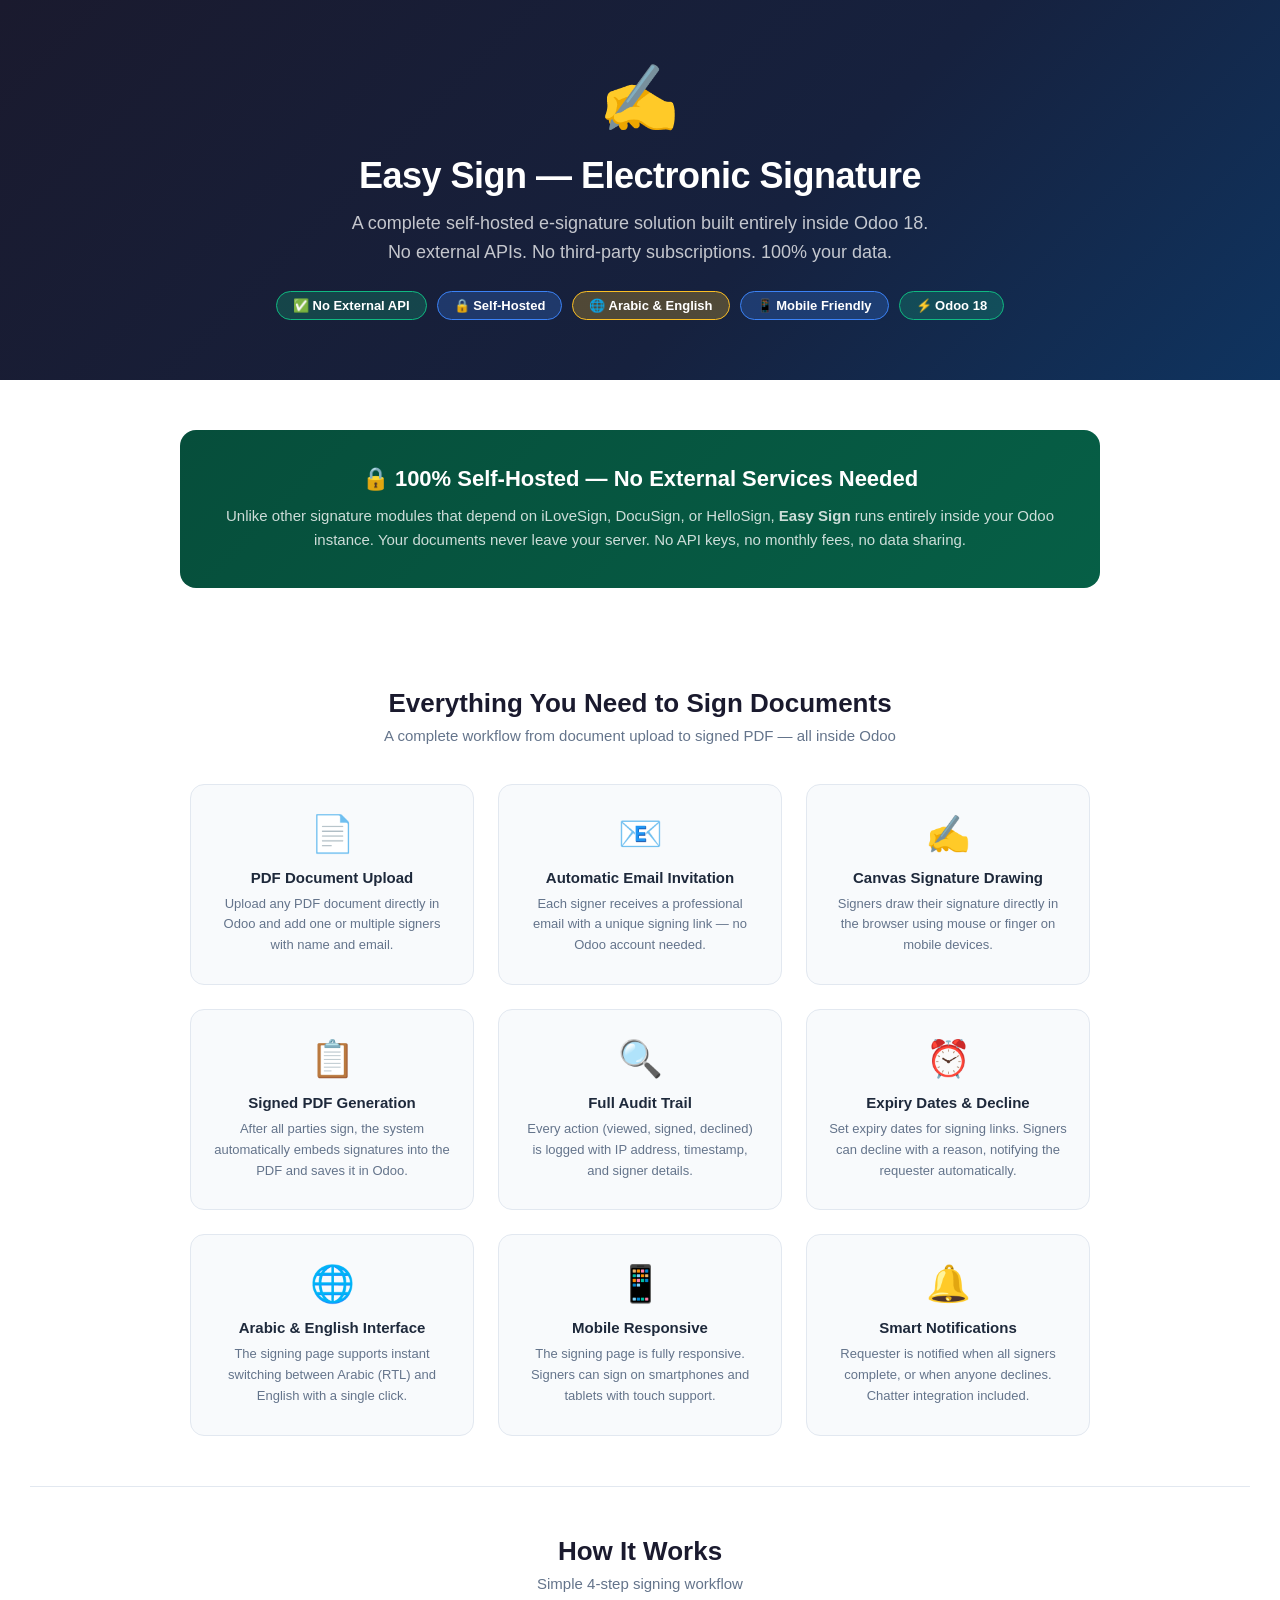
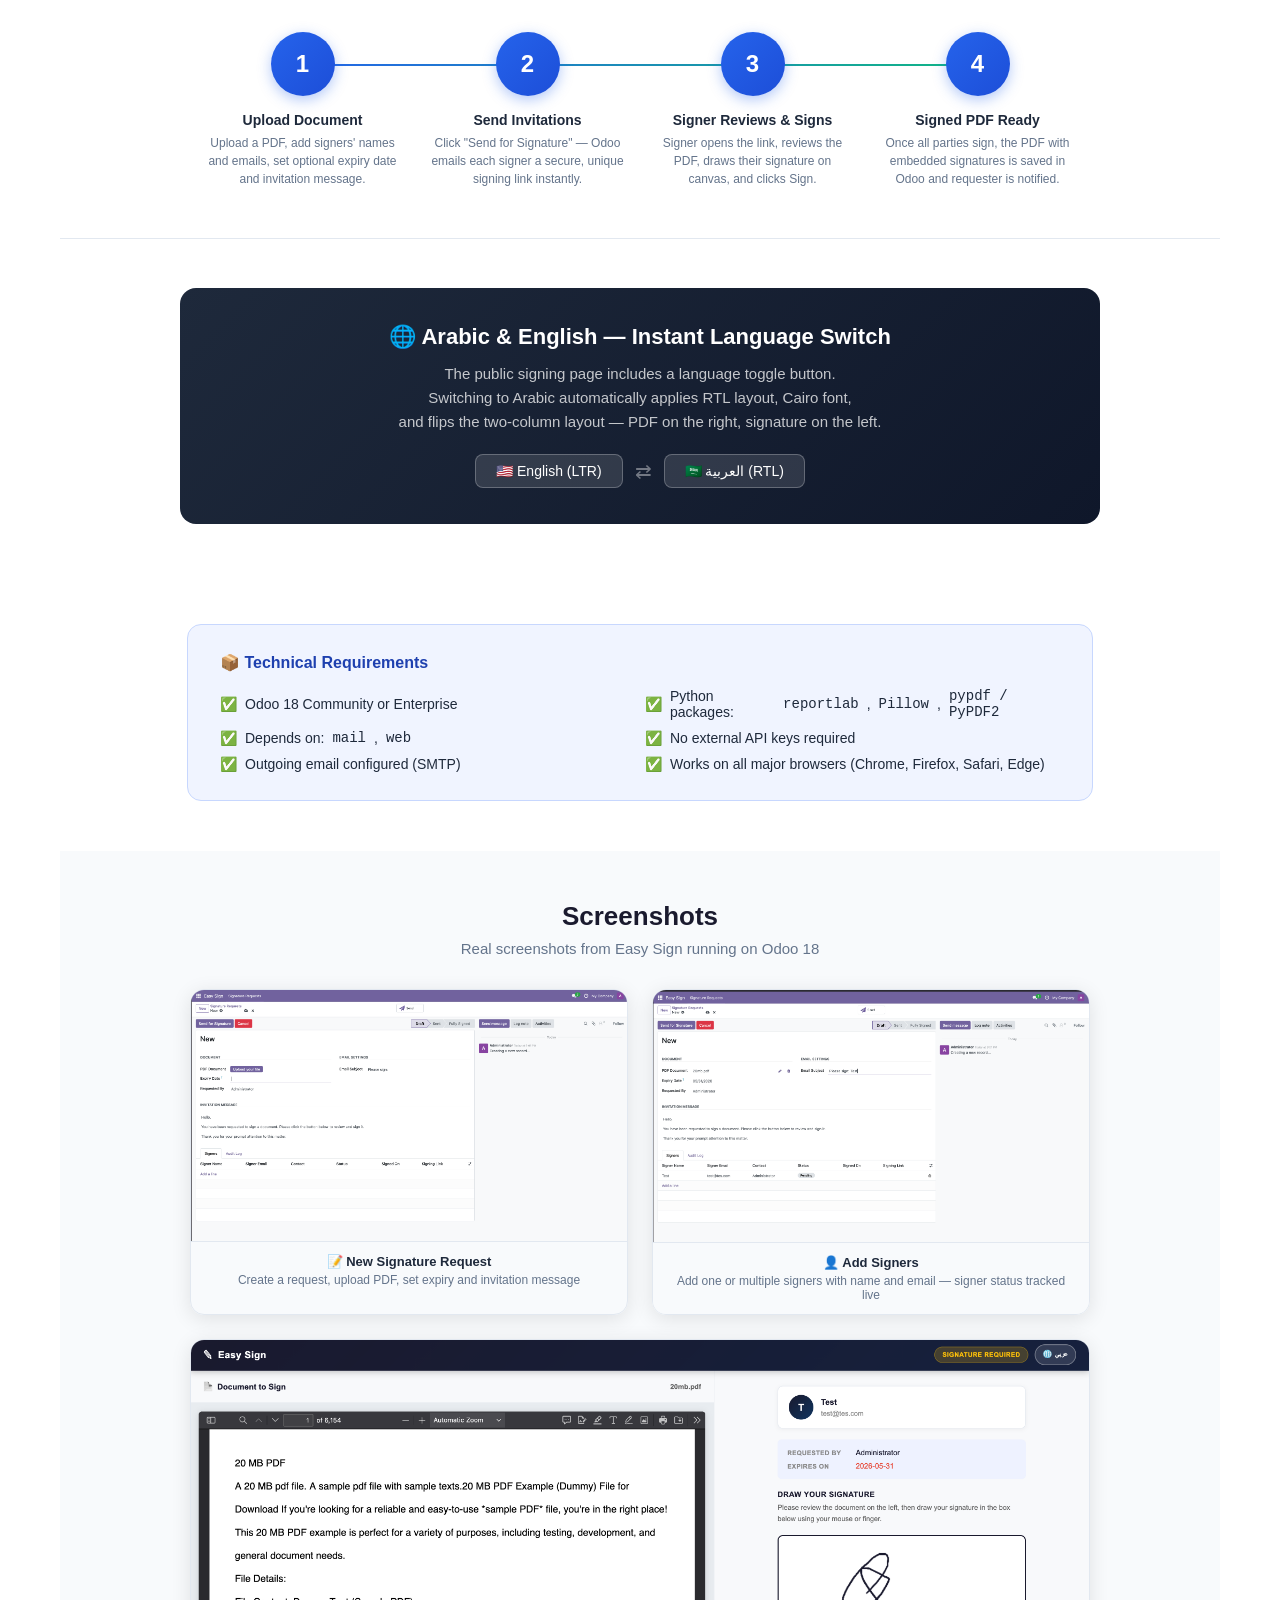
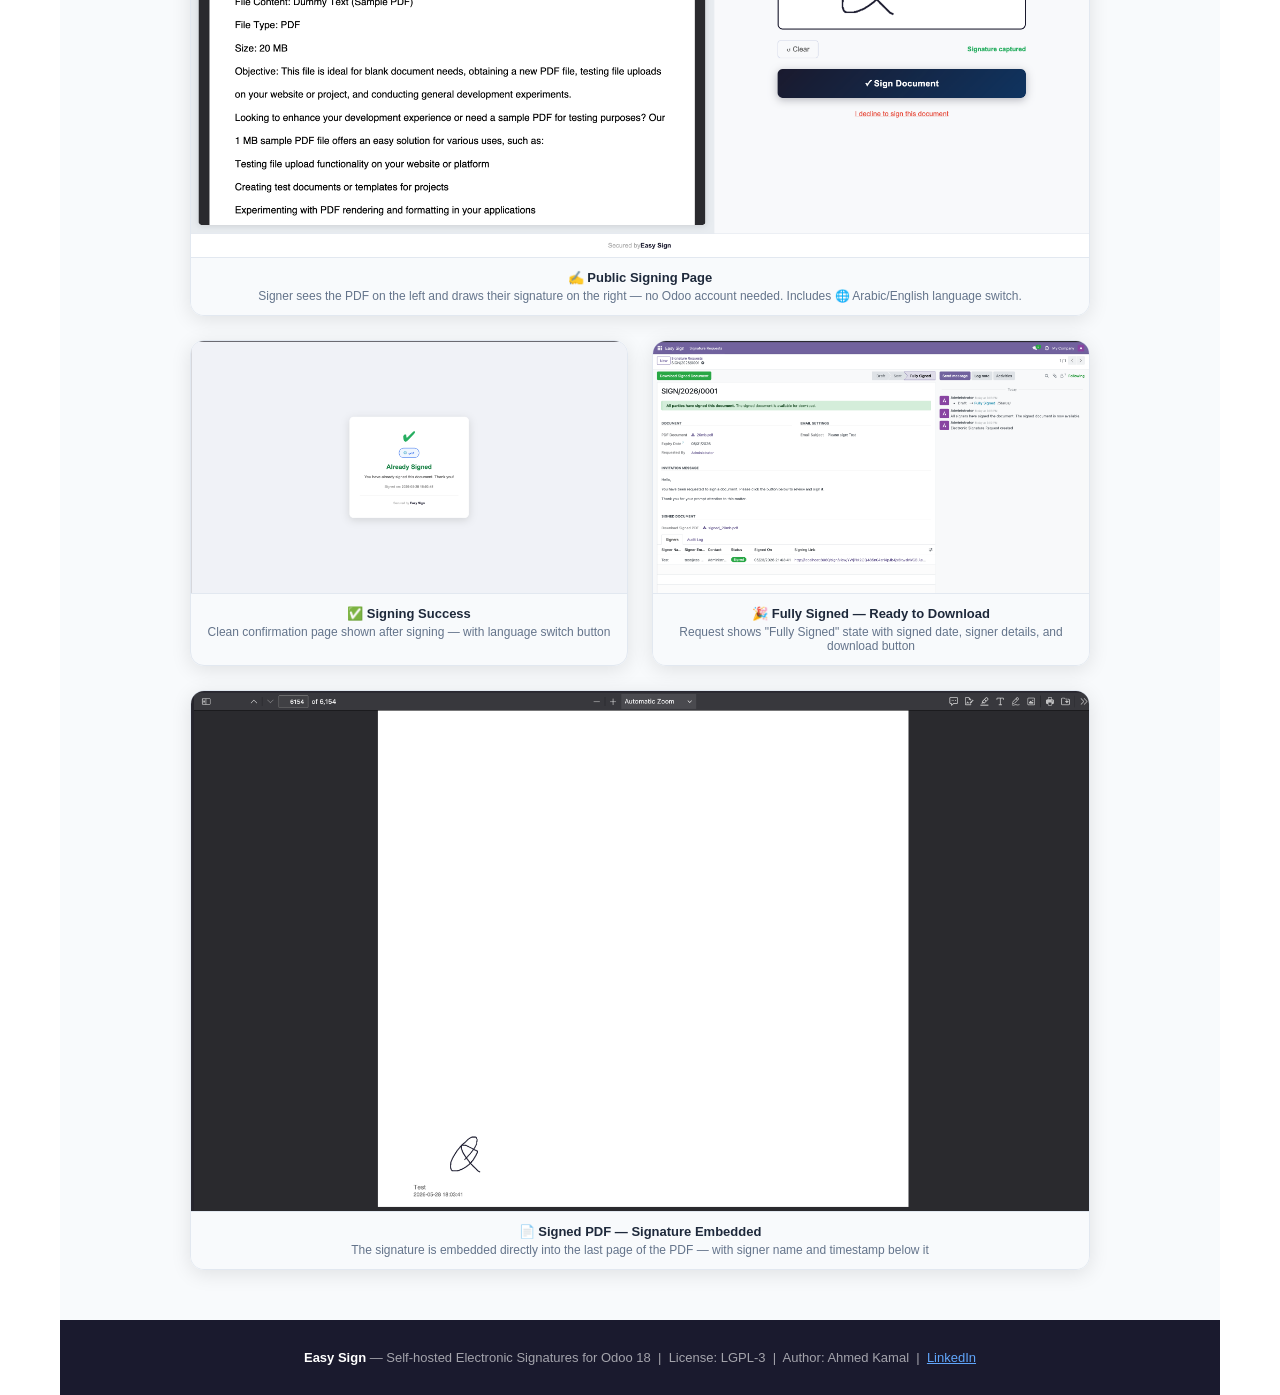
<file: static/description/index.html>
<!DOCTYPE html>
<html lang="en">
<head>
    <meta charset="utf-8"/>
    <meta name="viewport" content="width=device-width, initial-scale=1"/>
    <style>
        body {
            font-family: 'Segoe UI', Arial, sans-serif;
            color: #1e293b;
            margin: 0;
            padding: 0;
            background: #fff;
        }

        /* ── Hero ── */
        .es-hero {
            background: linear-gradient(135deg, #1a1a2e 0%, #16213e 60%, #0f3460 100%);
            padding: 60px 40px;
            text-align: center;
            color: #fff;
        }
        .es-hero-icon {
            font-size: 64px;
            margin-bottom: 20px;
            display: block;
        }
        .es-hero h1 {
            font-size: 36px;
            font-weight: 800;
            margin: 0 0 12px 0;
            letter-spacing: -0.5px;
        }
        .es-hero p {
            font-size: 18px;
            color: rgba(255,255,255,0.75);
            margin: 0 auto;
            max-width: 600px;
            line-height: 1.6;
        }
        .es-badge-row {
            margin-top: 24px;
            display: flex;
            gap: 10px;
            justify-content: center;
            flex-wrap: wrap;
        }
        .es-badge {
            padding: 6px 16px;
            border-radius: 20px;
            font-size: 13px;
            font-weight: 700;
            border: 1.5px solid rgba(255,255,255,0.3);
            color: #fff;
        }
        .es-badge-green { background: rgba(16,185,129,0.25); border-color: #10b981; }
        .es-badge-blue  { background: rgba(59,130,246,0.25); border-color: #3b82f6; }
        .es-badge-gold  { background: rgba(251,191,36,0.25); border-color: #fbbf24; }

        /* ── Section ── */
        .es-section {
            max-width: 900px;
            margin: 0 auto;
            padding: 50px 30px;
        }
        .es-section-title {
            font-size: 26px;
            font-weight: 800;
            color: #1a1a2e;
            margin: 0 0 8px 0;
            text-align: center;
        }
        .es-section-sub {
            font-size: 15px;
            color: #64748b;
            text-align: center;
            margin: 0 0 40px 0;
        }

        /* ── Features grid ── */
        .es-features {
            display: grid;
            grid-template-columns: repeat(3, 1fr);
            gap: 24px;
            margin-top: 32px;
        }
        .es-feature-card {
            background: #f8fafc;
            border: 1px solid #e2e8f0;
            border-radius: 14px;
            padding: 28px 22px;
            text-align: center;
            transition: transform 0.2s, box-shadow 0.2s;
        }
        .es-feature-card:hover {
            transform: translateY(-4px);
            box-shadow: 0 8px 24px rgba(0,0,0,0.08);
        }
        .es-feature-icon {
            font-size: 36px;
            margin-bottom: 14px;
            display: block;
        }
        .es-feature-title {
            font-size: 15px;
            font-weight: 700;
            color: #1e293b;
            margin: 0 0 8px 0;
        }
        .es-feature-desc {
            font-size: 13px;
            color: #64748b;
            line-height: 1.6;
            margin: 0;
        }

        /* ── How it works ── */
        .es-steps {
            display: flex;
            gap: 0;
            margin-top: 32px;
            position: relative;
        }
        .es-steps::before {
            content: '';
            position: absolute;
            top: 32px;
            left: 10%;
            right: 10%;
            height: 2px;
            background: linear-gradient(90deg, #2563eb, #10b981);
            z-index: 0;
        }
        .es-step {
            flex: 1;
            text-align: center;
            position: relative;
            z-index: 1;
            padding: 0 12px;
        }
        .es-step-num {
            width: 64px;
            height: 64px;
            border-radius: 50%;
            background: linear-gradient(135deg, #2563eb, #1d4ed8);
            color: #fff;
            font-size: 24px;
            font-weight: 800;
            display: flex;
            align-items: center;
            justify-content: center;
            margin: 0 auto 16px;
            box-shadow: 0 4px 14px rgba(37,99,235,0.35);
        }
        .es-step-title {
            font-size: 14px;
            font-weight: 700;
            color: #1e293b;
            margin: 0 0 6px 0;
        }
        .es-step-desc {
            font-size: 12px;
            color: #64748b;
            line-height: 1.5;
            margin: 0;
        }

        /* ── No external API banner ── */
        .es-no-api {
            background: linear-gradient(135deg, #064e3b, #065f46);
            border-radius: 16px;
            padding: 36px 40px;
            text-align: center;
            color: #fff;
            margin: 0 30px 50px;
            max-width: 840px;
            margin-left: auto;
            margin-right: auto;
        }
        .es-no-api h3 {
            font-size: 22px;
            font-weight: 800;
            margin: 0 0 12px 0;
        }
        .es-no-api p {
            font-size: 15px;
            color: rgba(255,255,255,0.8);
            margin: 0;
            line-height: 1.6;
        }

        /* ── Bilingual highlight ── */
        .es-bilingual {
            background: linear-gradient(135deg, #1e293b, #0f172a);
            border-radius: 16px;
            padding: 36px 40px;
            text-align: center;
            color: #fff;
            margin-bottom: 50px;
            max-width: 840px;
            margin-left: auto;
            margin-right: auto;
        }
        .es-bilingual h3 { font-size: 22px; font-weight: 800; margin: 0 0 12px 0; }
        .es-bilingual p  { font-size: 15px; color: rgba(255,255,255,0.75); margin: 0; line-height: 1.6; }

        /* ── Requirements ── */
        .es-requirements {
            background: #f0f4ff;
            border: 1px solid #c7d7fe;
            border-radius: 14px;
            padding: 28px 32px;
            max-width: 840px;
            margin: 0 auto 50px;
        }
        .es-requirements h4 {
            font-size: 16px;
            font-weight: 700;
            color: #1e40af;
            margin: 0 0 16px 0;
        }
        .es-req-list {
            list-style: none;
            padding: 0;
            margin: 0;
            display: grid;
            grid-template-columns: 1fr 1fr;
            gap: 10px;
        }
        .es-req-list li {
            font-size: 14px;
            color: #1e293b;
            display: flex;
            align-items: center;
            gap: 8px;
        }
        .es-req-list li::before {
            content: '✅';
            font-size: 14px;
            flex-shrink: 0;
        }

        /* ── Divider ── */
        .es-divider {
            height: 1px;
            background: #e2e8f0;
            margin: 0 30px;
        }

        /* ── Screenshot placeholder ── */
        .es-screenshots {
            background: #f8fafc;
            padding: 50px 30px;
            text-align: center;
        }
        .es-screenshot-wrap {
            display: grid;
            grid-template-columns: 1fr 1fr;
            gap: 20px;
            max-width: 840px;
            margin: 24px auto 0;
        }
        .es-screenshot-box {
            background: #e2e8f0;
            border-radius: 10px;
            height: 200px;
            display: flex;
            align-items: center;
            justify-content: center;
            color: #94a3b8;
            font-size: 13px;
            font-weight: 600;
        }

        /* ── Footer ── */
        .es-footer-strip {
            background: #1a1a2e;
            padding: 30px 40px;
            text-align: center;
            color: rgba(255,255,255,0.6);
            font-size: 13px;
        }
        .es-footer-strip strong { color: #fff; }

        @media (max-width: 768px) {
            .es-features { grid-template-columns: 1fr; }
            .es-steps { flex-direction: column; gap: 20px; }
            .es-steps::before { display: none; }
            .es-req-list { grid-template-columns: 1fr; }
            .es-screenshot-wrap { grid-template-columns: 1fr; }
        }
    </style>
</head>
<body>

<!-- ══════════════════════════════════════════════════
     HERO
══════════════════════════════════════════════════ -->
<div class="es-hero">
    <span class="es-hero-icon">✍️</span>
    <h1>Easy Sign — Electronic Signature</h1>
    <p>
        A complete self-hosted e-signature solution built entirely inside Odoo 18.
        No external APIs. No third-party subscriptions. 100% your data.
    </p>
    <div class="es-badge-row">
        <span class="es-badge es-badge-green">✅ No External API</span>
        <span class="es-badge es-badge-blue">🔒 Self-Hosted</span>
        <span class="es-badge es-badge-gold">🌐 Arabic &amp; English</span>
        <span class="es-badge es-badge-blue">📱 Mobile Friendly</span>
        <span class="es-badge es-badge-green">⚡ Odoo 18</span>
    </div>
</div>

<!-- ══════════════════════════════════════════════════
     NO EXTERNAL API BANNER
══════════════════════════════════════════════════ -->
<div style="padding: 50px 30px 0;">
    <div class="es-no-api">
        <h3>🔒 100% Self-Hosted — No External Services Needed</h3>
        <p>
            Unlike other signature modules that depend on iLoveSign, DocuSign, or HelloSign,
            <strong>Easy Sign</strong> runs entirely inside your Odoo instance.
            Your documents never leave your server. No API keys, no monthly fees, no data sharing.
        </p>
    </div>
</div>

<!-- ══════════════════════════════════════════════════
     FEATURES
══════════════════════════════════════════════════ -->
<div class="es-section">
    <h2 class="es-section-title">Everything You Need to Sign Documents</h2>
    <p class="es-section-sub">A complete workflow from document upload to signed PDF — all inside Odoo</p>

    <div class="es-features">
        <div class="es-feature-card">
            <span class="es-feature-icon">📄</span>
            <p class="es-feature-title">PDF Document Upload</p>
            <p class="es-feature-desc">Upload any PDF document directly in Odoo and add one or multiple signers with name and email.</p>
        </div>
        <div class="es-feature-card">
            <span class="es-feature-icon">📧</span>
            <p class="es-feature-title">Automatic Email Invitation</p>
            <p class="es-feature-desc">Each signer receives a professional email with a unique signing link — no Odoo account needed.</p>
        </div>
        <div class="es-feature-card">
            <span class="es-feature-icon">✍️</span>
            <p class="es-feature-title">Canvas Signature Drawing</p>
            <p class="es-feature-desc">Signers draw their signature directly in the browser using mouse or finger on mobile devices.</p>
        </div>
        <div class="es-feature-card">
            <span class="es-feature-icon">📋</span>
            <p class="es-feature-title">Signed PDF Generation</p>
            <p class="es-feature-desc">After all parties sign, the system automatically embeds signatures into the PDF and saves it in Odoo.</p>
        </div>
        <div class="es-feature-card">
            <span class="es-feature-icon">🔍</span>
            <p class="es-feature-title">Full Audit Trail</p>
            <p class="es-feature-desc">Every action (viewed, signed, declined) is logged with IP address, timestamp, and signer details.</p>
        </div>
        <div class="es-feature-card">
            <span class="es-feature-icon">⏰</span>
            <p class="es-feature-title">Expiry Dates &amp; Decline</p>
            <p class="es-feature-desc">Set expiry dates for signing links. Signers can decline with a reason, notifying the requester automatically.</p>
        </div>
        <div class="es-feature-card">
            <span class="es-feature-icon">🌐</span>
            <p class="es-feature-title">Arabic &amp; English Interface</p>
            <p class="es-feature-desc">The signing page supports instant switching between Arabic (RTL) and English with a single click.</p>
        </div>
        <div class="es-feature-card">
            <span class="es-feature-icon">📱</span>
            <p class="es-feature-title">Mobile Responsive</p>
            <p class="es-feature-desc">The signing page is fully responsive. Signers can sign on smartphones and tablets with touch support.</p>
        </div>
        <div class="es-feature-card">
            <span class="es-feature-icon">🔔</span>
            <p class="es-feature-title">Smart Notifications</p>
            <p class="es-feature-desc">Requester is notified when all signers complete, or when anyone declines. Chatter integration included.</p>
        </div>
    </div>
</div>

<div class="es-divider"/>

<!-- ══════════════════════════════════════════════════
     HOW IT WORKS
══════════════════════════════════════════════════ -->
<div class="es-section">
    <h2 class="es-section-title">How It Works</h2>
    <p class="es-section-sub">Simple 4-step signing workflow</p>

    <div class="es-steps">
        <div class="es-step">
            <div class="es-step-num">1</div>
            <p class="es-step-title">Upload Document</p>
            <p class="es-step-desc">Upload a PDF, add signers' names and emails, set optional expiry date and invitation message.</p>
        </div>
        <div class="es-step">
            <div class="es-step-num">2</div>
            <p class="es-step-title">Send Invitations</p>
            <p class="es-step-desc">Click "Send for Signature" — Odoo emails each signer a secure, unique signing link instantly.</p>
        </div>
        <div class="es-step">
            <div class="es-step-num">3</div>
            <p class="es-step-title">Signer Reviews &amp; Signs</p>
            <p class="es-step-desc">Signer opens the link, reviews the PDF, draws their signature on canvas, and clicks Sign.</p>
        </div>
        <div class="es-step">
            <div class="es-step-num">4</div>
            <p class="es-step-title">Signed PDF Ready</p>
            <p class="es-step-desc">Once all parties sign, the PDF with embedded signatures is saved in Odoo and requester is notified.</p>
        </div>
    </div>
</div>

<div class="es-divider"/>

<!-- ══════════════════════════════════════════════════
     BILINGUAL SECTION
══════════════════════════════════════════════════ -->
<div style="padding: 50px 30px 0;">
    <div class="es-bilingual">
        <h3>🌐 Arabic &amp; English — Instant Language Switch</h3>
        <p>
            The public signing page includes a language toggle button.<br/>
            Switching to Arabic automatically applies RTL layout, Cairo font,<br/>
            and flips the two-column layout — PDF on the right, signature on the left.
        </p>
        <div style="margin-top: 20px; display: flex; gap: 12px; justify-content: center; flex-wrap: wrap;">
            <span style="background: rgba(255,255,255,0.12); border: 1px solid rgba(255,255,255,0.25); border-radius: 8px; padding: 8px 20px; font-size: 14px; color: #fff;">🇺🇸 English (LTR)</span>
            <span style="font-size: 20px; color: rgba(255,255,255,0.4); display: flex; align-items: center;">⇄</span>
            <span style="background: rgba(255,255,255,0.12); border: 1px solid rgba(255,255,255,0.25); border-radius: 8px; padding: 8px 20px; font-size: 14px; color: #fff;">🇸🇦 العربية (RTL)</span>
        </div>
    </div>
</div>

<!-- ══════════════════════════════════════════════════
     REQUIREMENTS
══════════════════════════════════════════════════ -->
<div style="padding: 50px 30px 0;">
    <div class="es-requirements">
        <h4>📦 Technical Requirements</h4>
        <ul class="es-req-list">
            <li>Odoo 18 Community or Enterprise</li>
            <li>Python packages: <code>reportlab</code>, <code>Pillow</code>, <code>pypdf / PyPDF2</code></li>
            <li>Depends on: <code>mail</code>, <code>web</code></li>
            <li>No external API keys required</li>
            <li>Outgoing email configured (SMTP)</li>
            <li>Works on all major browsers (Chrome, Firefox, Safari, Edge)</li>
        </ul>
    </div>
</div>

<!-- ══════════════════════════════════════════════════
     SCREENSHOTS SECTION
══════════════════════════════════════════════════ -->
<div class="es-screenshots">
    <h2 class="es-section-title">Screenshots</h2>
    <p style="text-align:center;color:#64748b;font-size:15px;margin:0 0 32px 0;">Real screenshots from Easy Sign running on Odoo 18</p>

    <div style="max-width:900px;margin:0 auto;display:grid;grid-template-columns:1fr 1fr;gap:24px;">

        <!-- Screenshot 1 -->
        <div style="border-radius:14px;overflow:hidden;box-shadow:0 4px 20px rgba(0,0,0,0.10);border:1px solid #e2e8f0;">
            <img src="screenshots/1_new_request.png" alt="New Signature Request Form"
                 style="width:100%;display:block;"/>
            <div style="padding:12px 16px;background:#f8fafc;border-top:1px solid #e2e8f0;">
                <p style="margin:0;font-size:13px;font-weight:700;color:#1e293b;">📝 New Signature Request</p>
                <p style="margin:4px 0 0;font-size:12px;color:#64748b;">Create a request, upload PDF, set expiry and invitation message</p>
            </div>
        </div>

        <!-- Screenshot 2 -->
        <div style="border-radius:14px;overflow:hidden;box-shadow:0 4px 20px rgba(0,0,0,0.10);border:1px solid #e2e8f0;">
            <img src="screenshots/2_request_with_signer.png" alt="Request with Signer Added"
                 style="width:100%;display:block;"/>
            <div style="padding:12px 16px;background:#f8fafc;border-top:1px solid #e2e8f0;">
                <p style="margin:0;font-size:13px;font-weight:700;color:#1e293b;">👤 Add Signers</p>
                <p style="margin:4px 0 0;font-size:12px;color:#64748b;">Add one or multiple signers with name and email — signer status tracked live</p>
            </div>
        </div>

        <!-- Screenshot 3 — full width -->
        <div style="grid-column:1/-1;border-radius:14px;overflow:hidden;box-shadow:0 4px 20px rgba(0,0,0,0.10);border:1px solid #e2e8f0;">
            <img src="screenshots/3_signing_page.png" alt="Public Signing Page"
                 style="width:100%;display:block;"/>
            <div style="padding:12px 16px;background:#f8fafc;border-top:1px solid #e2e8f0;">
                <p style="margin:0;font-size:13px;font-weight:700;color:#1e293b;">✍️ Public Signing Page</p>
                <p style="margin:4px 0 0;font-size:12px;color:#64748b;">Signer sees the PDF on the left and draws their signature on the right — no Odoo account needed. Includes 🌐 Arabic/English language switch.</p>
            </div>
        </div>

        <!-- Screenshot 4 -->
        <div style="border-radius:14px;overflow:hidden;box-shadow:0 4px 20px rgba(0,0,0,0.10);border:1px solid #e2e8f0;">
            <img src="screenshots/4_success_page.png" alt="Signing Success Page"
                 style="width:100%;display:block;"/>
            <div style="padding:12px 16px;background:#f8fafc;border-top:1px solid #e2e8f0;">
                <p style="margin:0;font-size:13px;font-weight:700;color:#1e293b;">✅ Signing Success</p>
                <p style="margin:4px 0 0;font-size:12px;color:#64748b;">Clean confirmation page shown after signing — with language switch button</p>
            </div>
        </div>

        <!-- Screenshot 5 -->
        <div style="border-radius:14px;overflow:hidden;box-shadow:0 4px 20px rgba(0,0,0,0.10);border:1px solid #e2e8f0;">
            <img src="screenshots/5_fully_signed.png" alt="Fully Signed Document in Odoo"
                 style="width:100%;display:block;"/>
            <div style="padding:12px 16px;background:#f8fafc;border-top:1px solid #e2e8f0;">
                <p style="margin:0;font-size:13px;font-weight:700;color:#1e293b;">🎉 Fully Signed — Ready to Download</p>
                <p style="margin:4px 0 0;font-size:12px;color:#64748b;">Request shows "Fully Signed" state with signed date, signer details, and download button</p>
            </div>
        </div>

        <!-- Screenshot 6 — full width -->
        <div style="grid-column:1/-1;border-radius:14px;overflow:hidden;box-shadow:0 4px 20px rgba(0,0,0,0.10);border:1px solid #e2e8f0;">
            <img src="screenshots/6_signed_pdf.png" alt="Signed PDF with Embedded Signature"
                 style="width:100%;display:block;"/>
            <div style="padding:12px 16px;background:#f8fafc;border-top:1px solid #e2e8f0;">
                <p style="margin:0;font-size:13px;font-weight:700;color:#1e293b;">📄 Signed PDF — Signature Embedded</p>
                <p style="margin:4px 0 0;font-size:12px;color:#64748b;">The signature is embedded directly into the last page of the PDF — with signer name and timestamp below it</p>
            </div>
        </div>

    </div>
</div>

<!-- ══════════════════════════════════════════════════
     FOOTER
══════════════════════════════════════════════════ -->
<div class="es-footer-strip">
    <strong>Easy Sign</strong> — Self-hosted Electronic Signatures for Odoo 18 &nbsp;|&nbsp;
    License: LGPL-3 &nbsp;|&nbsp; Author: Ahmed Kamal &nbsp;|&nbsp;
    <a href="https://www.linkedin.com/in/ahmed-kamal-97569316b/" style="color:#60a5fa;">LinkedIn</a>
</div>

</body>
</html>
</file>
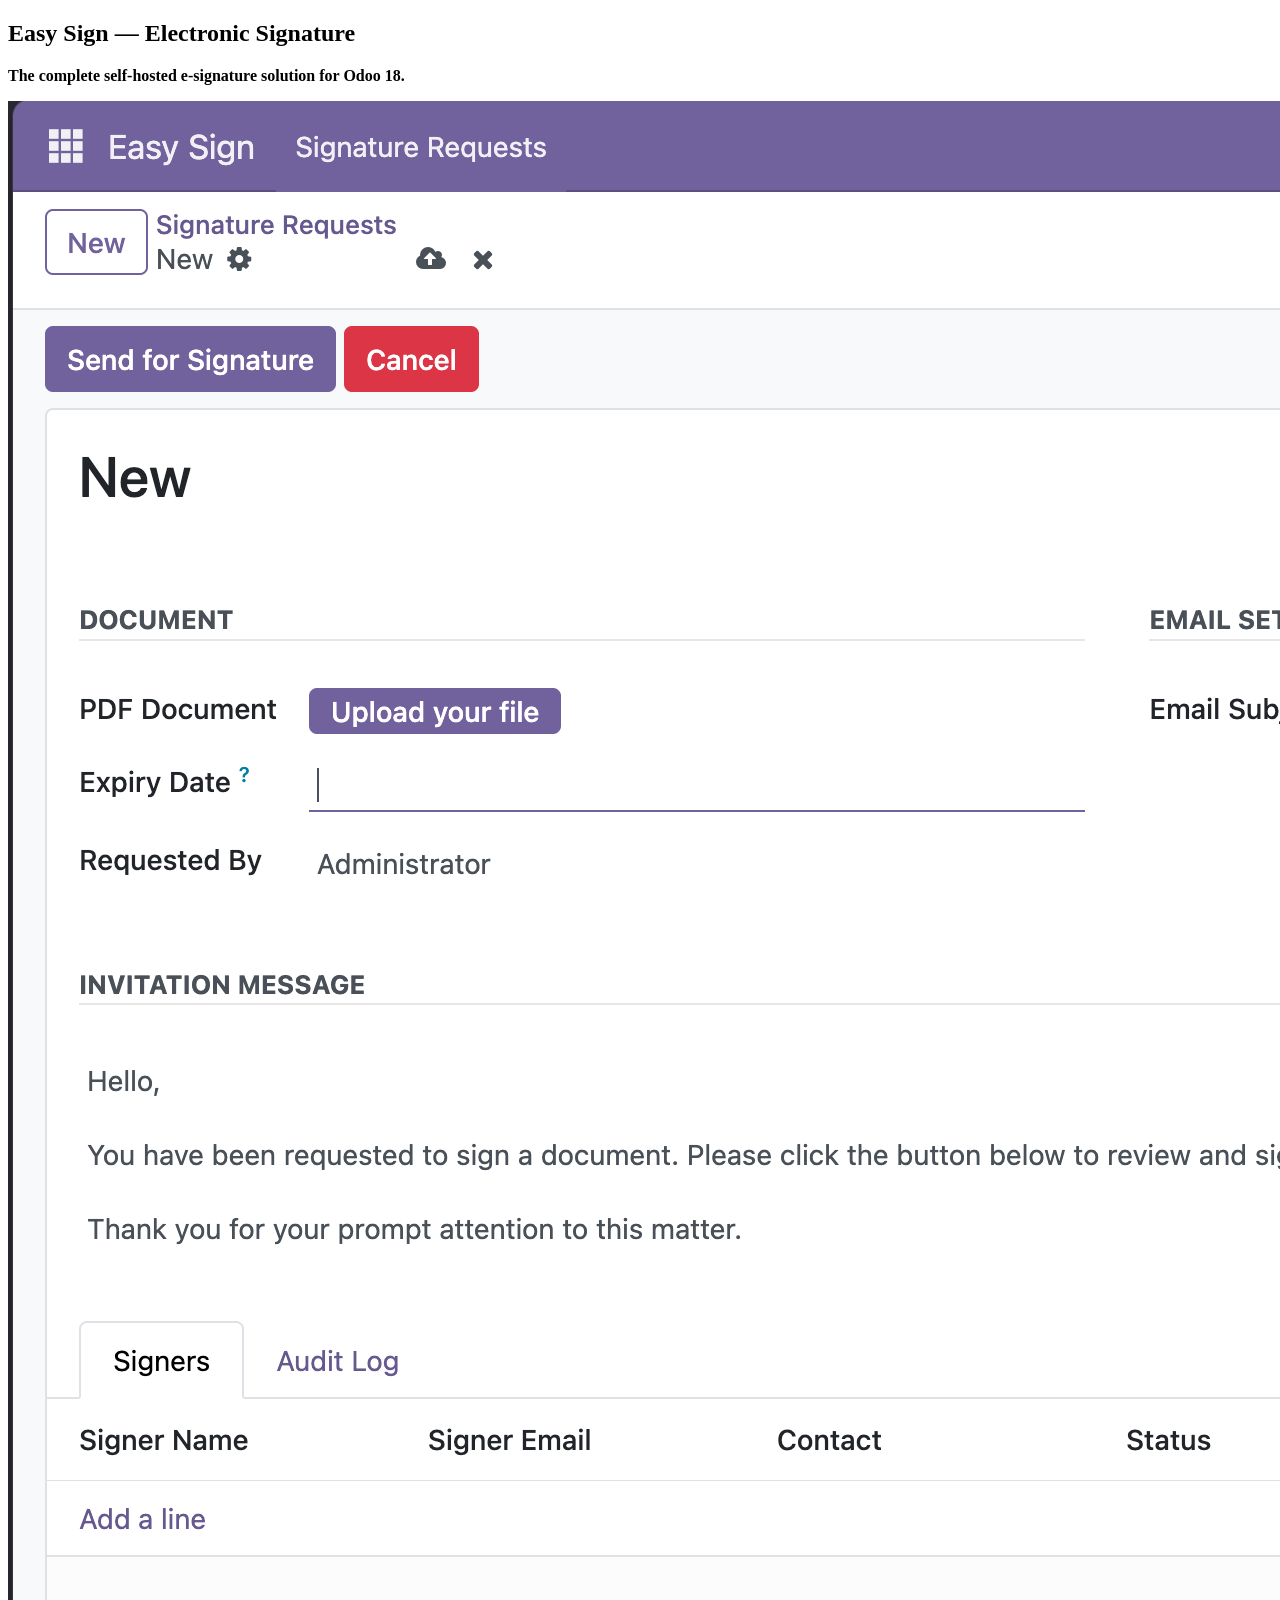
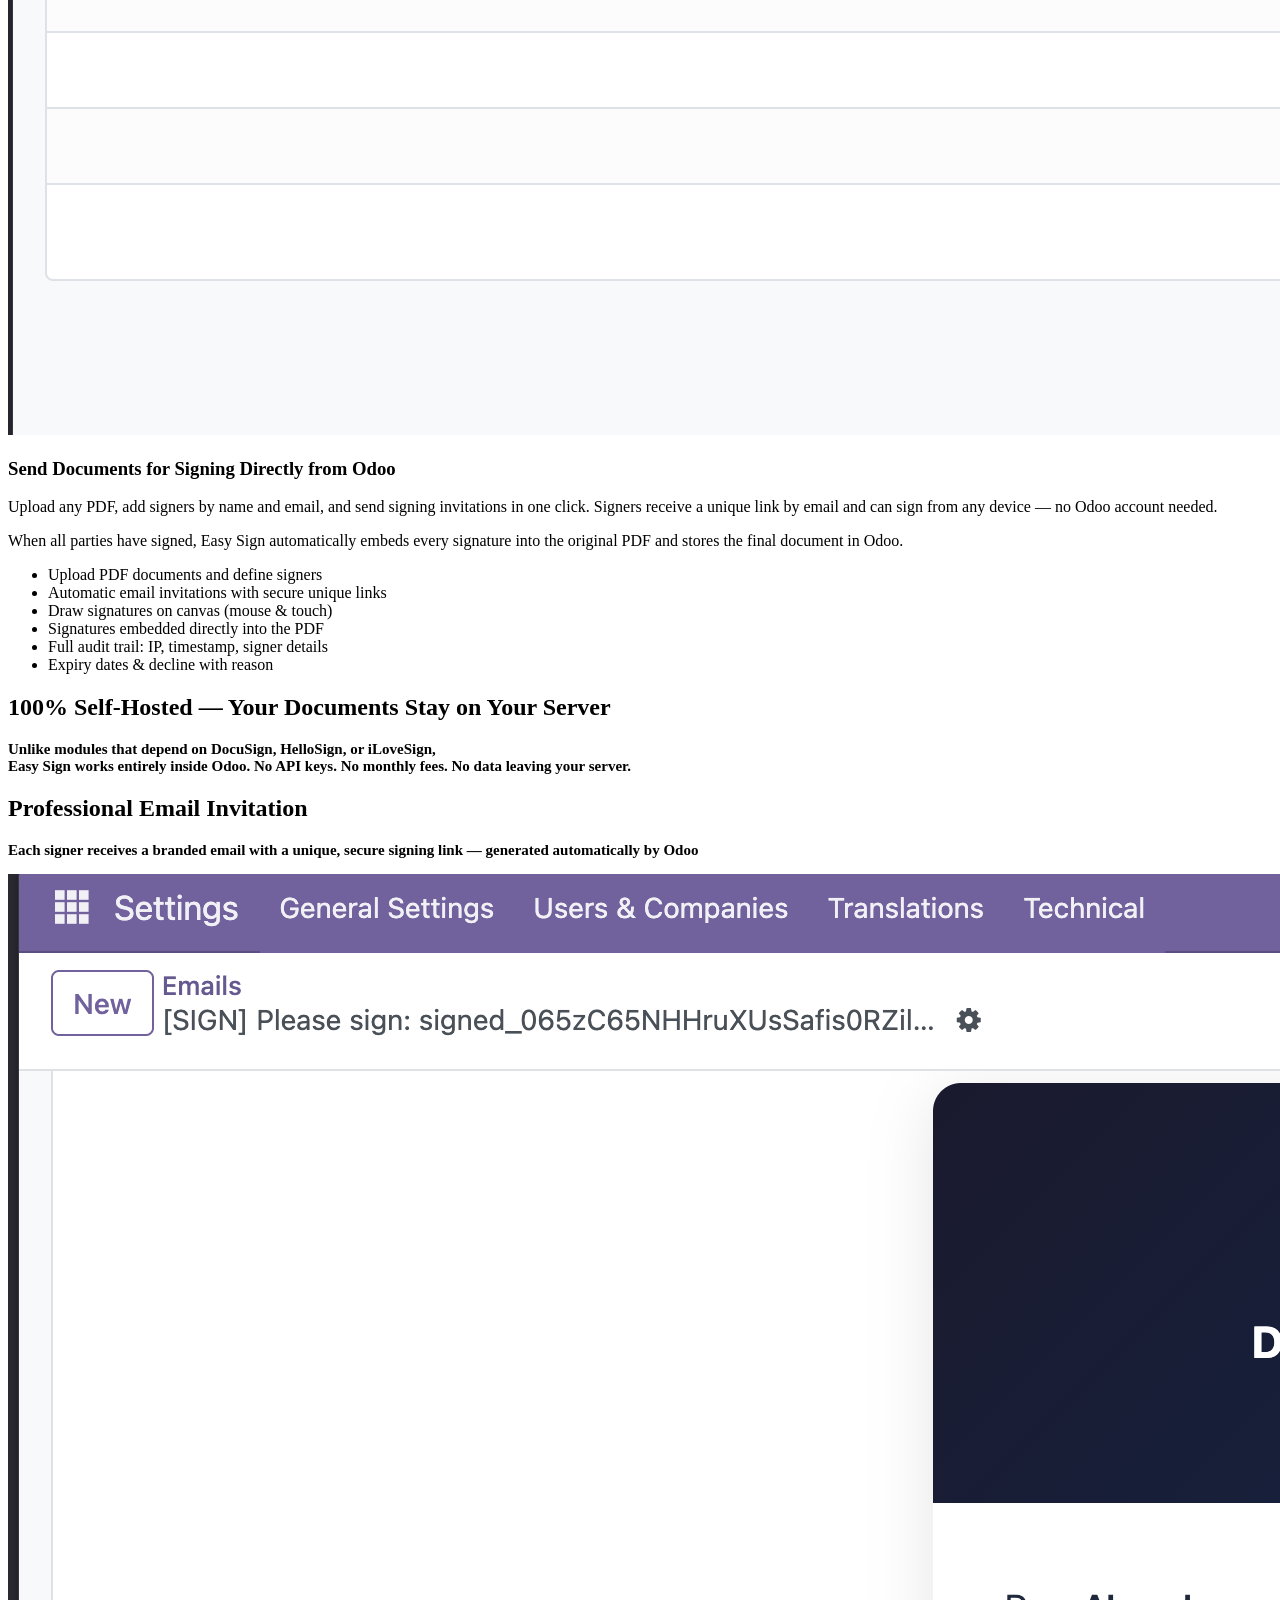
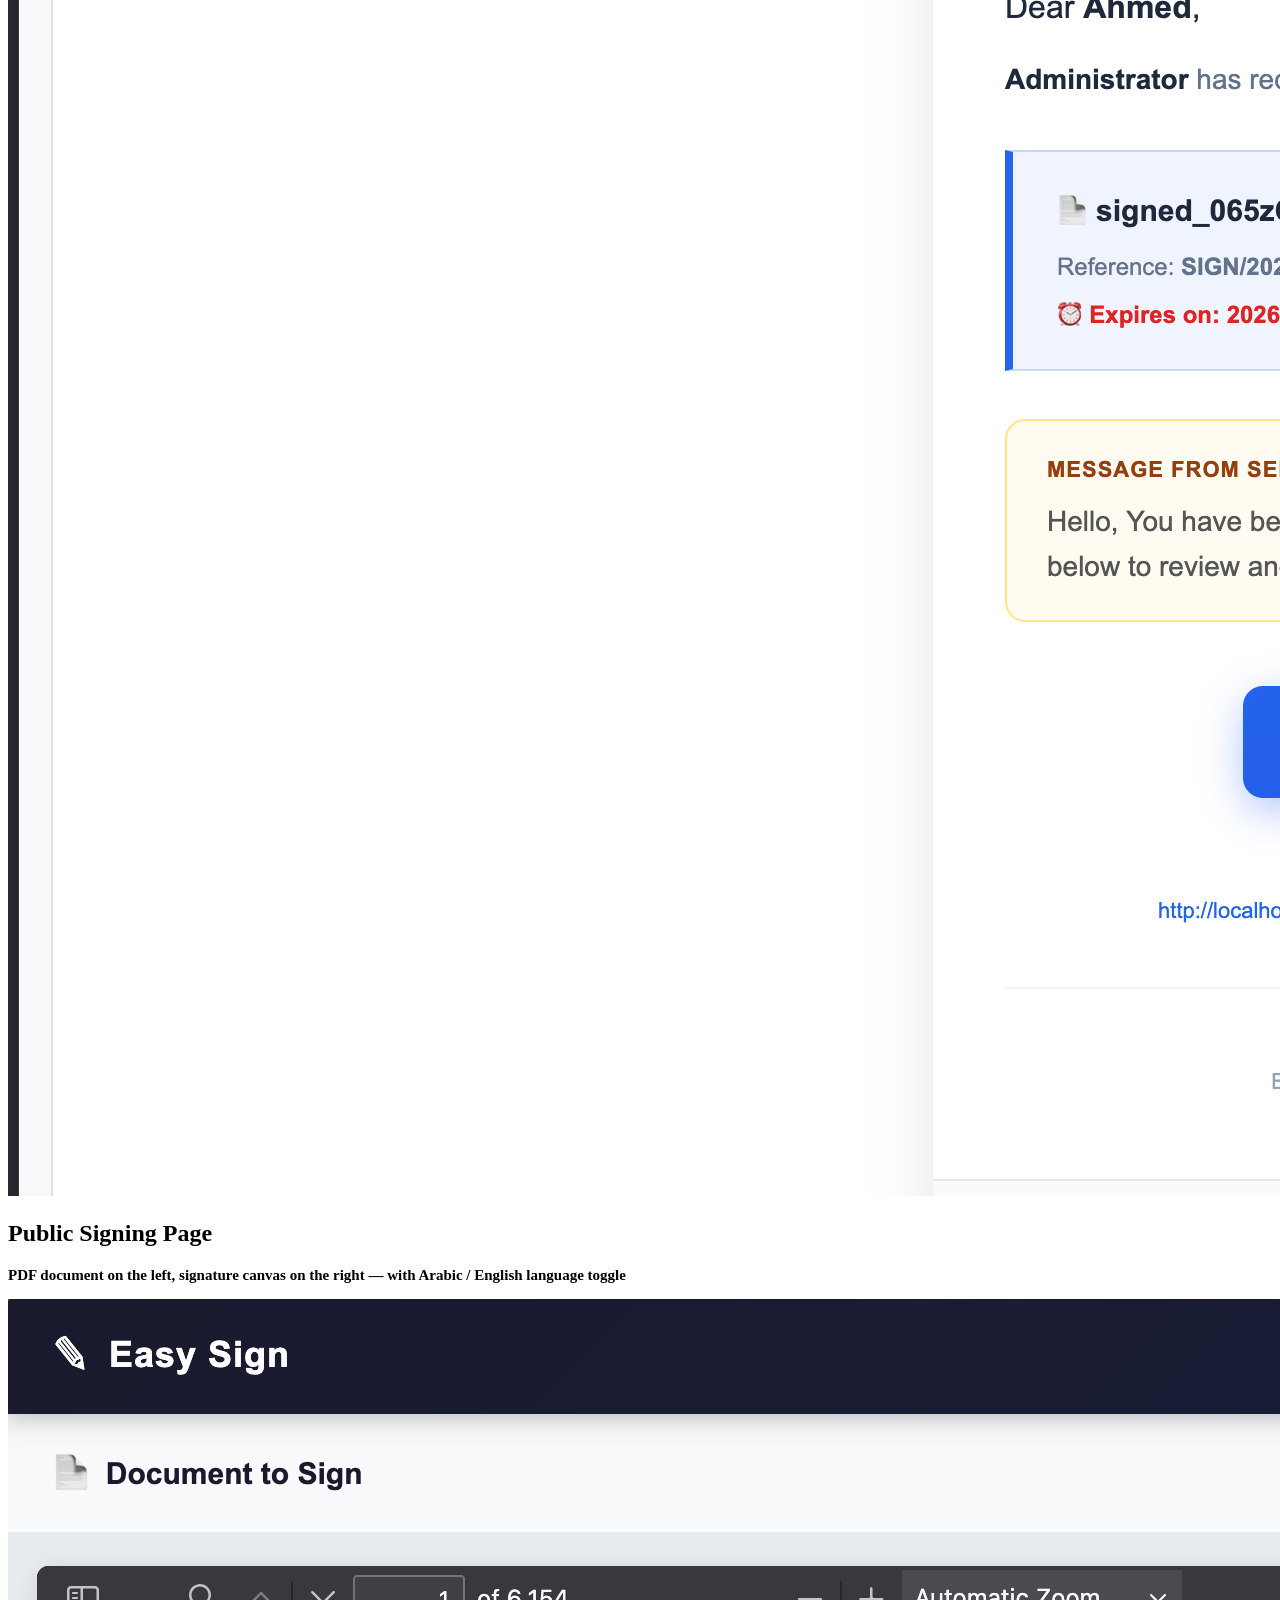
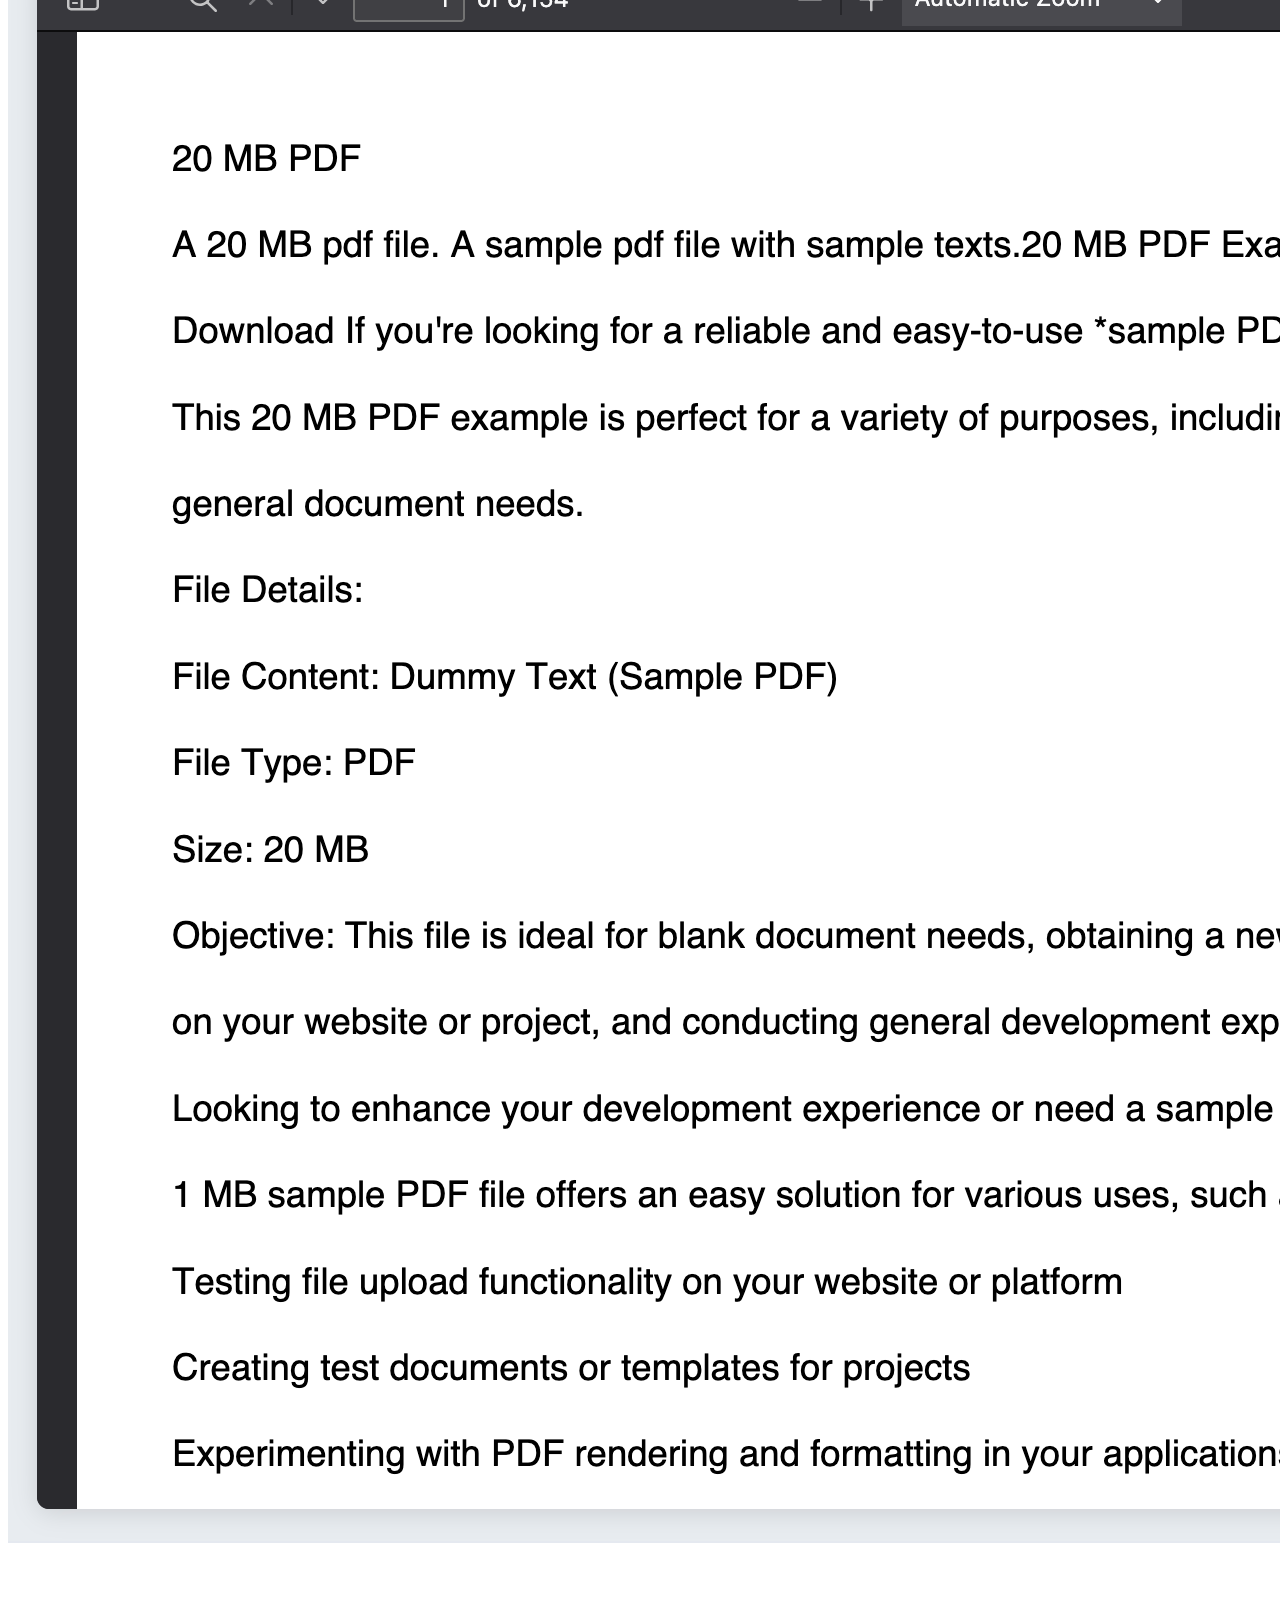
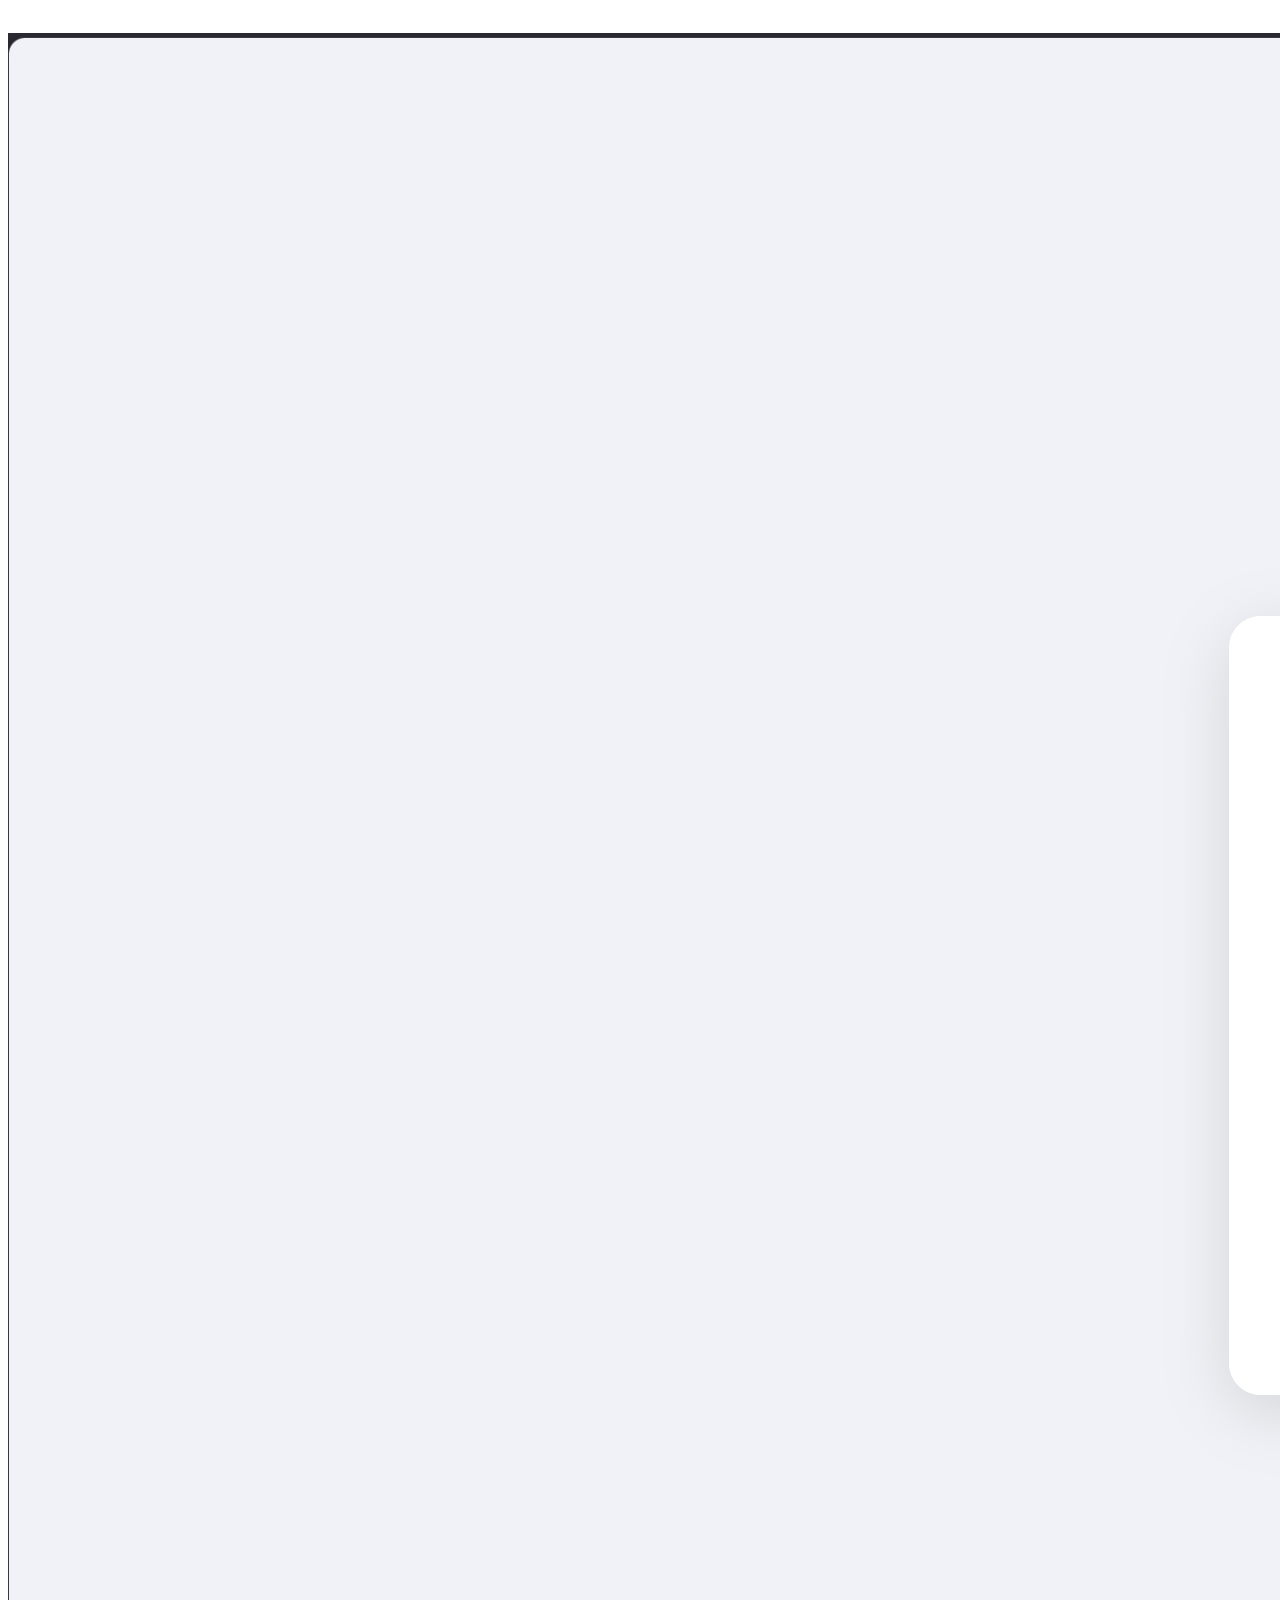
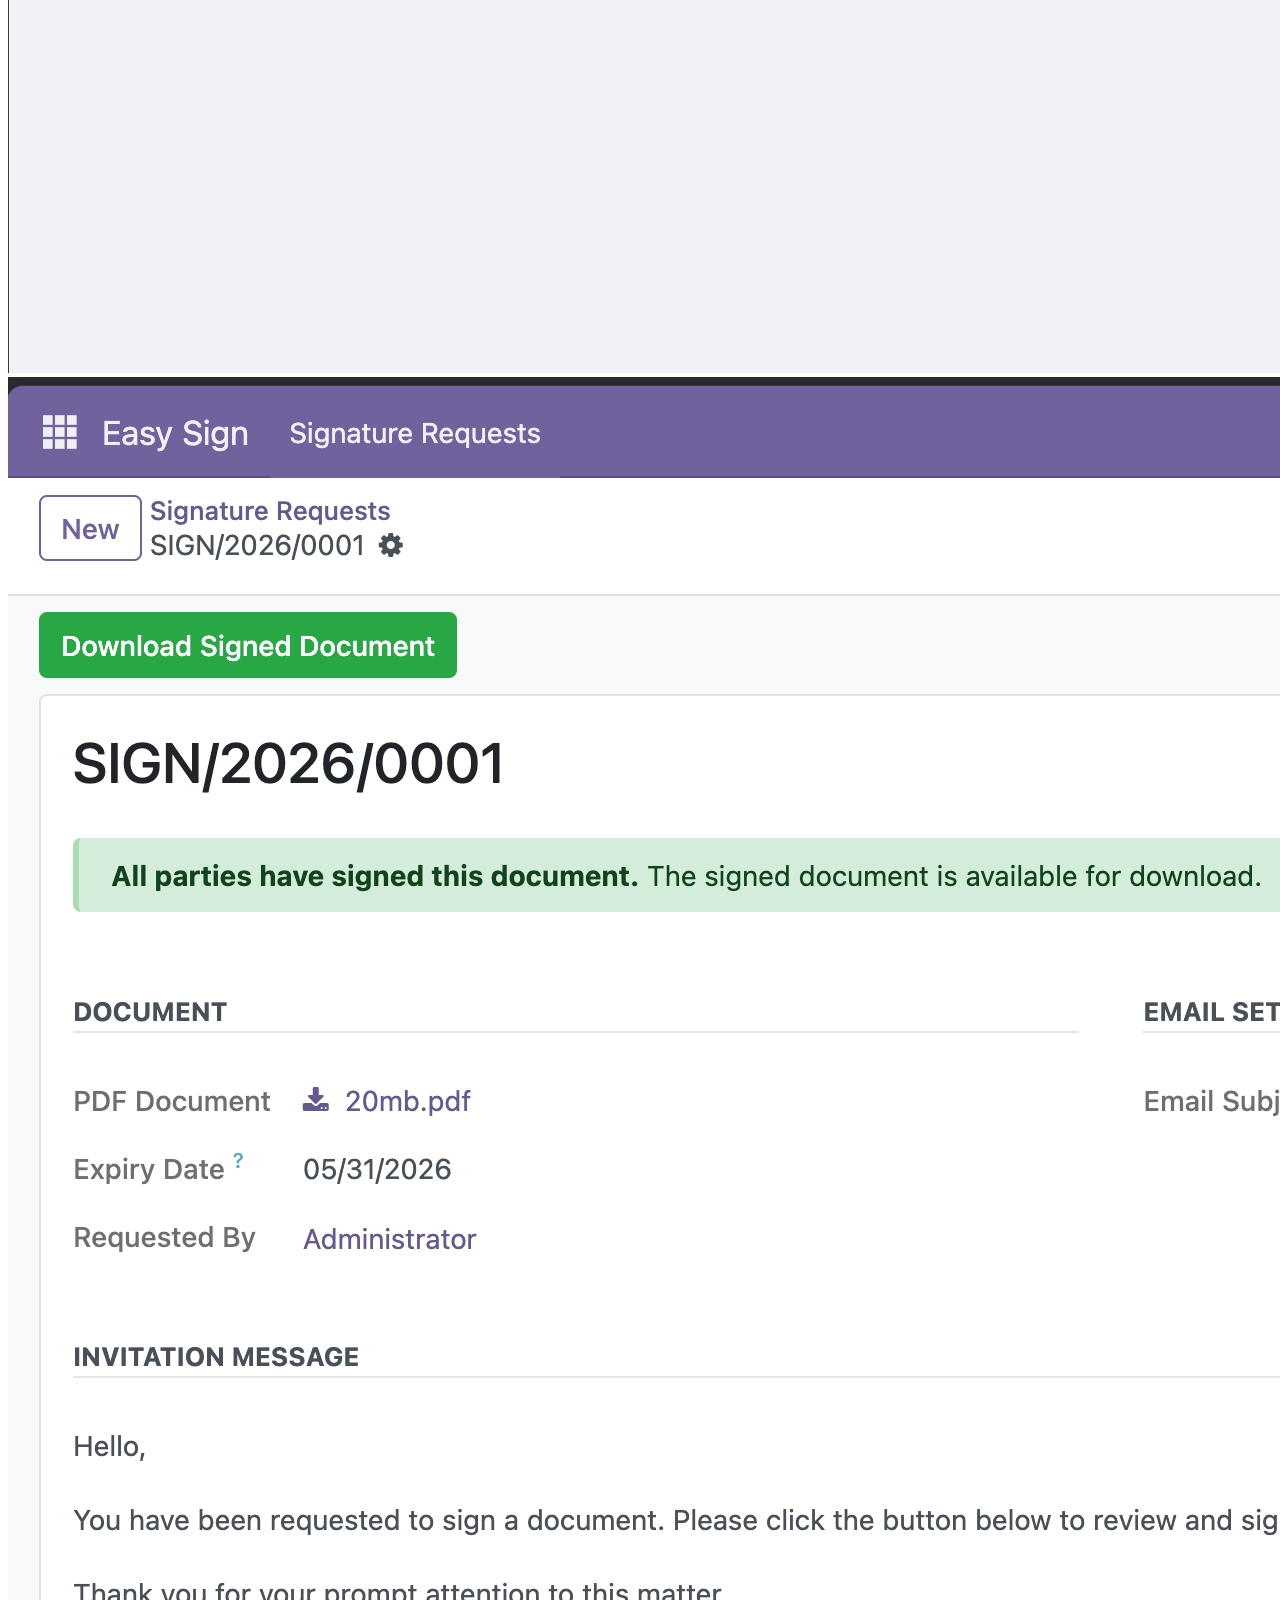
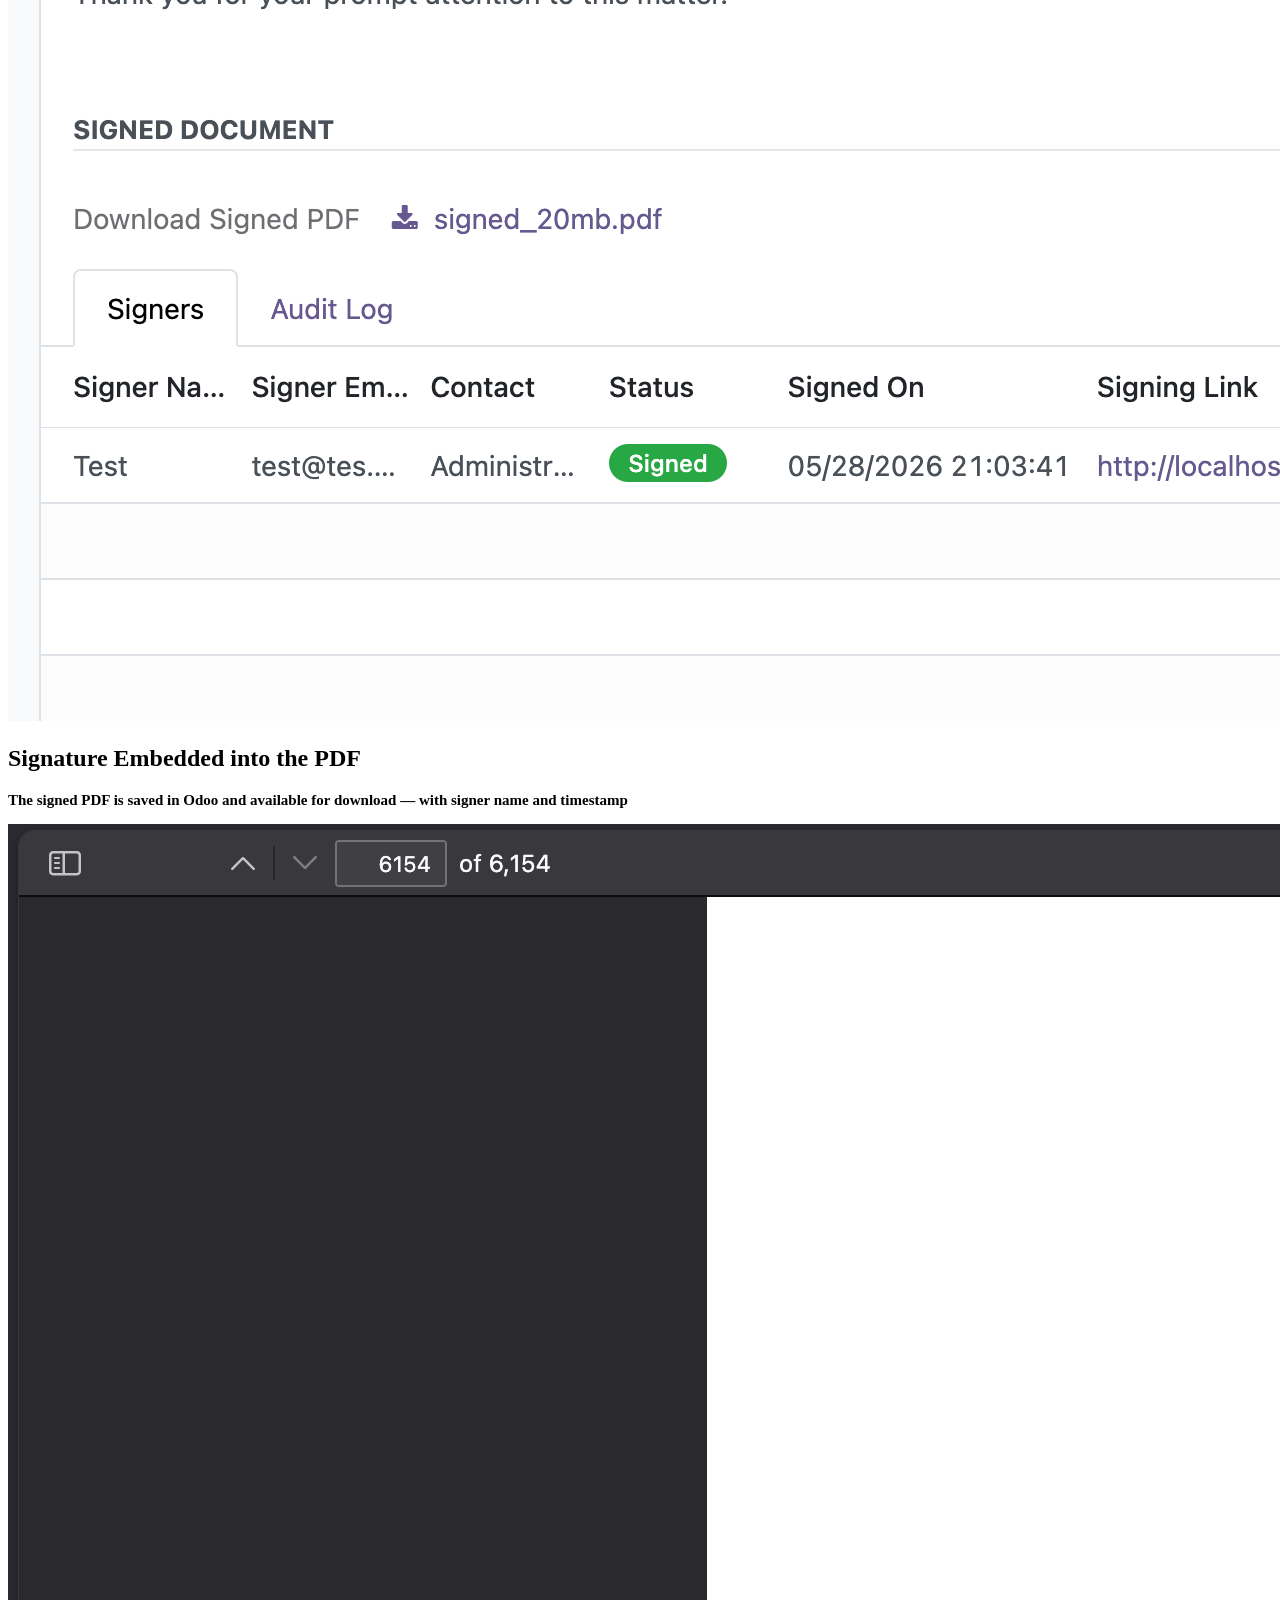
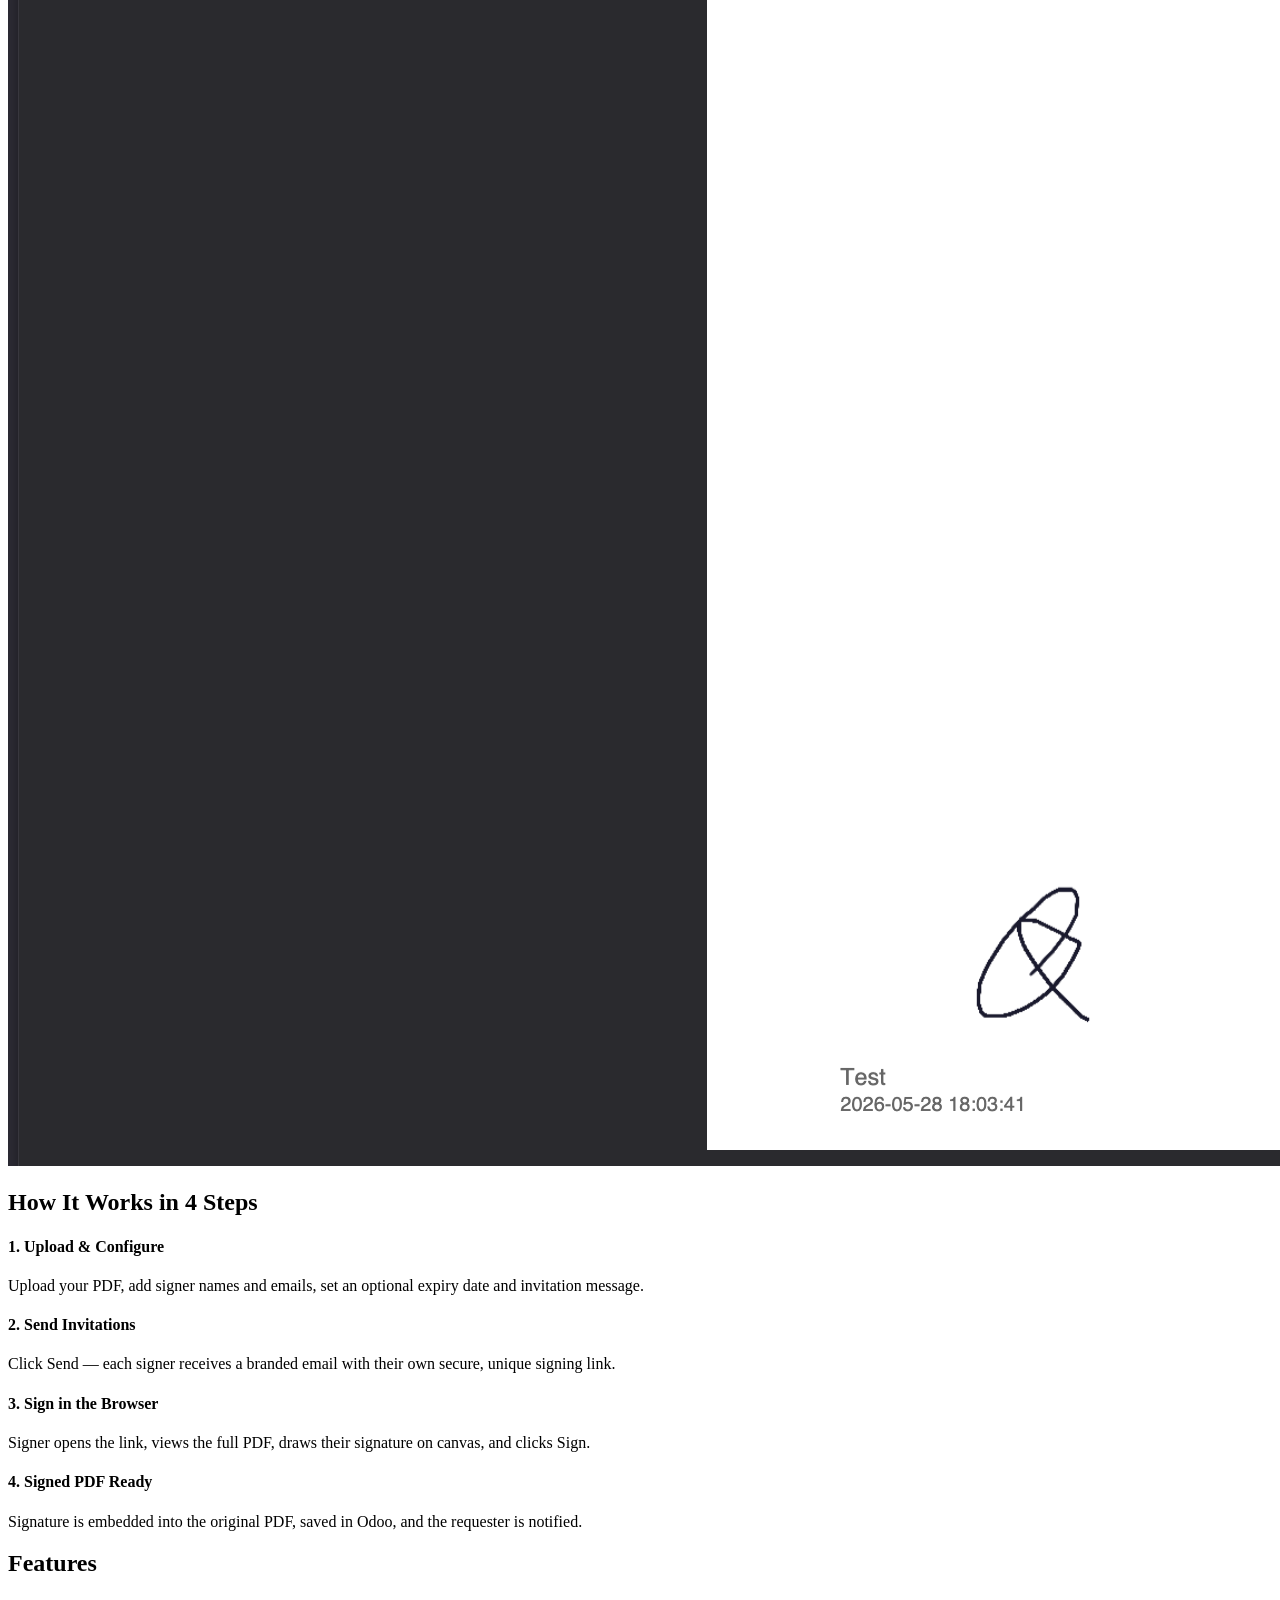
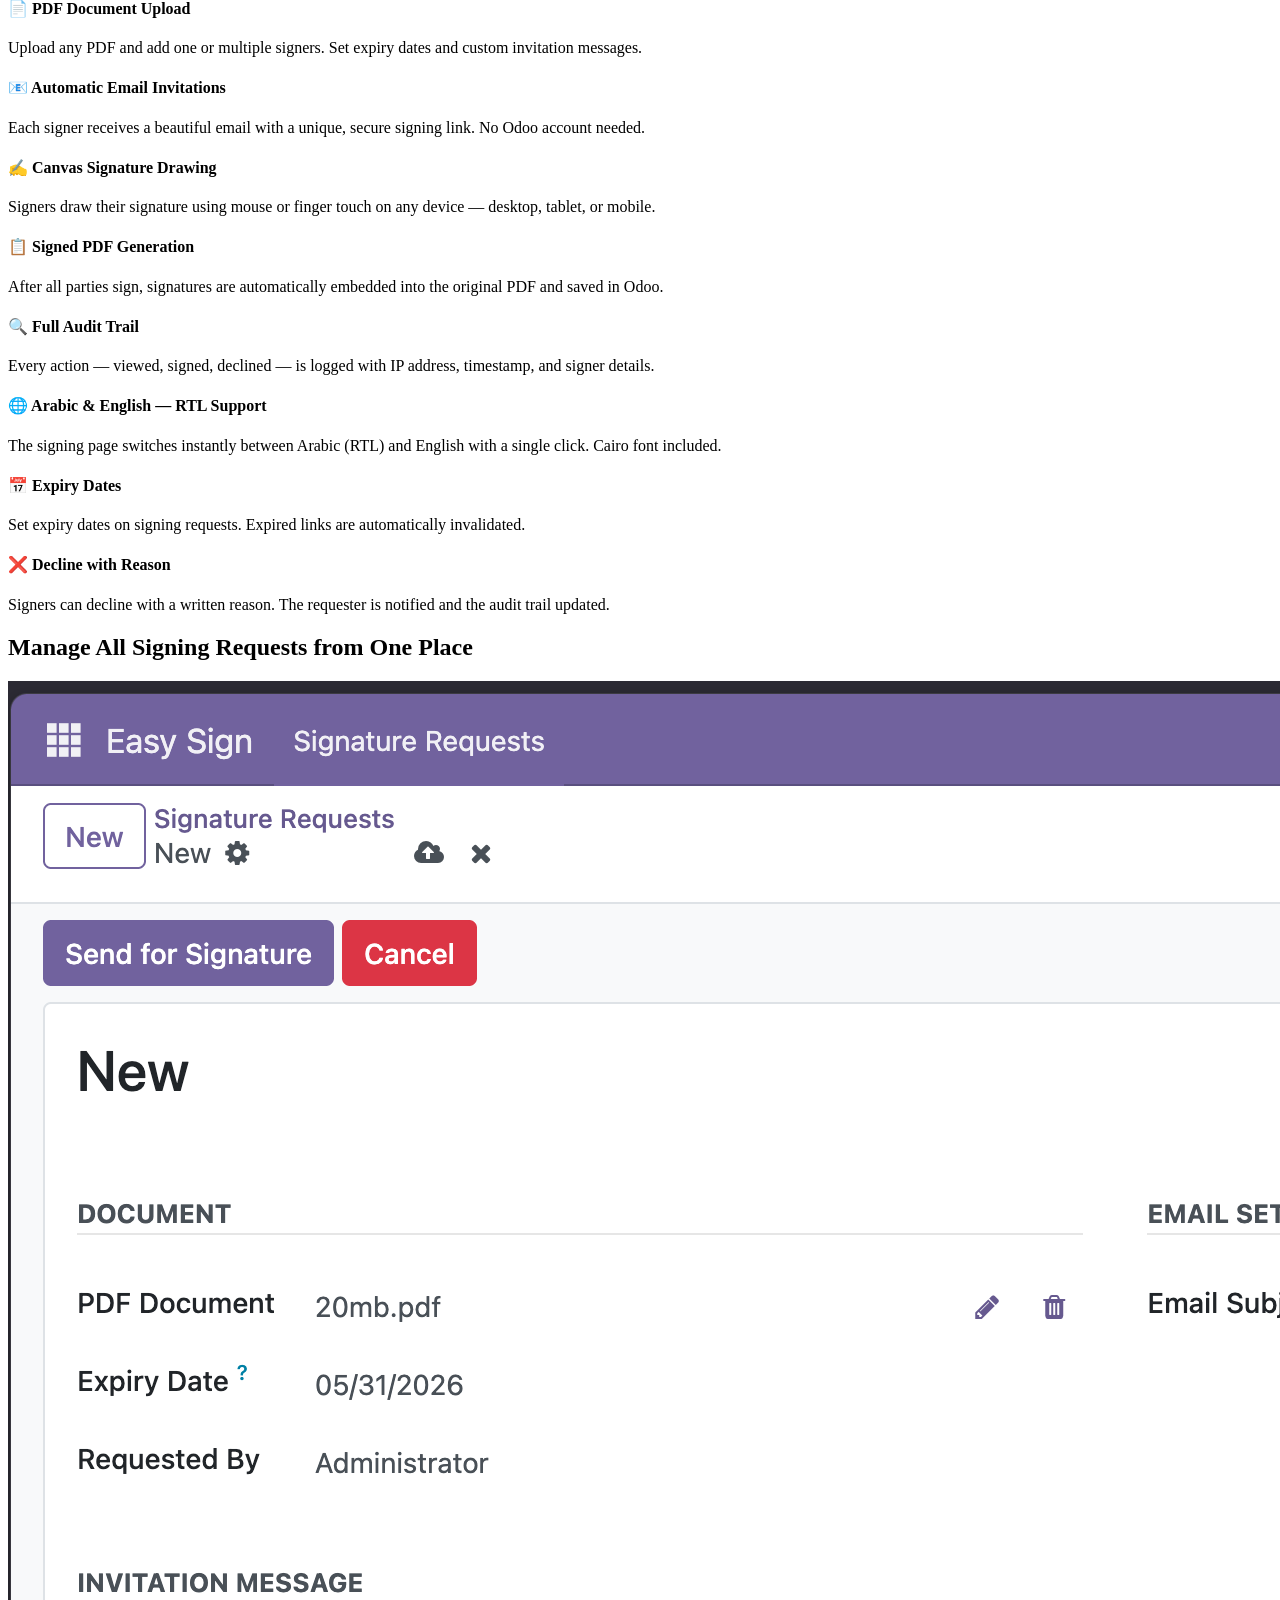
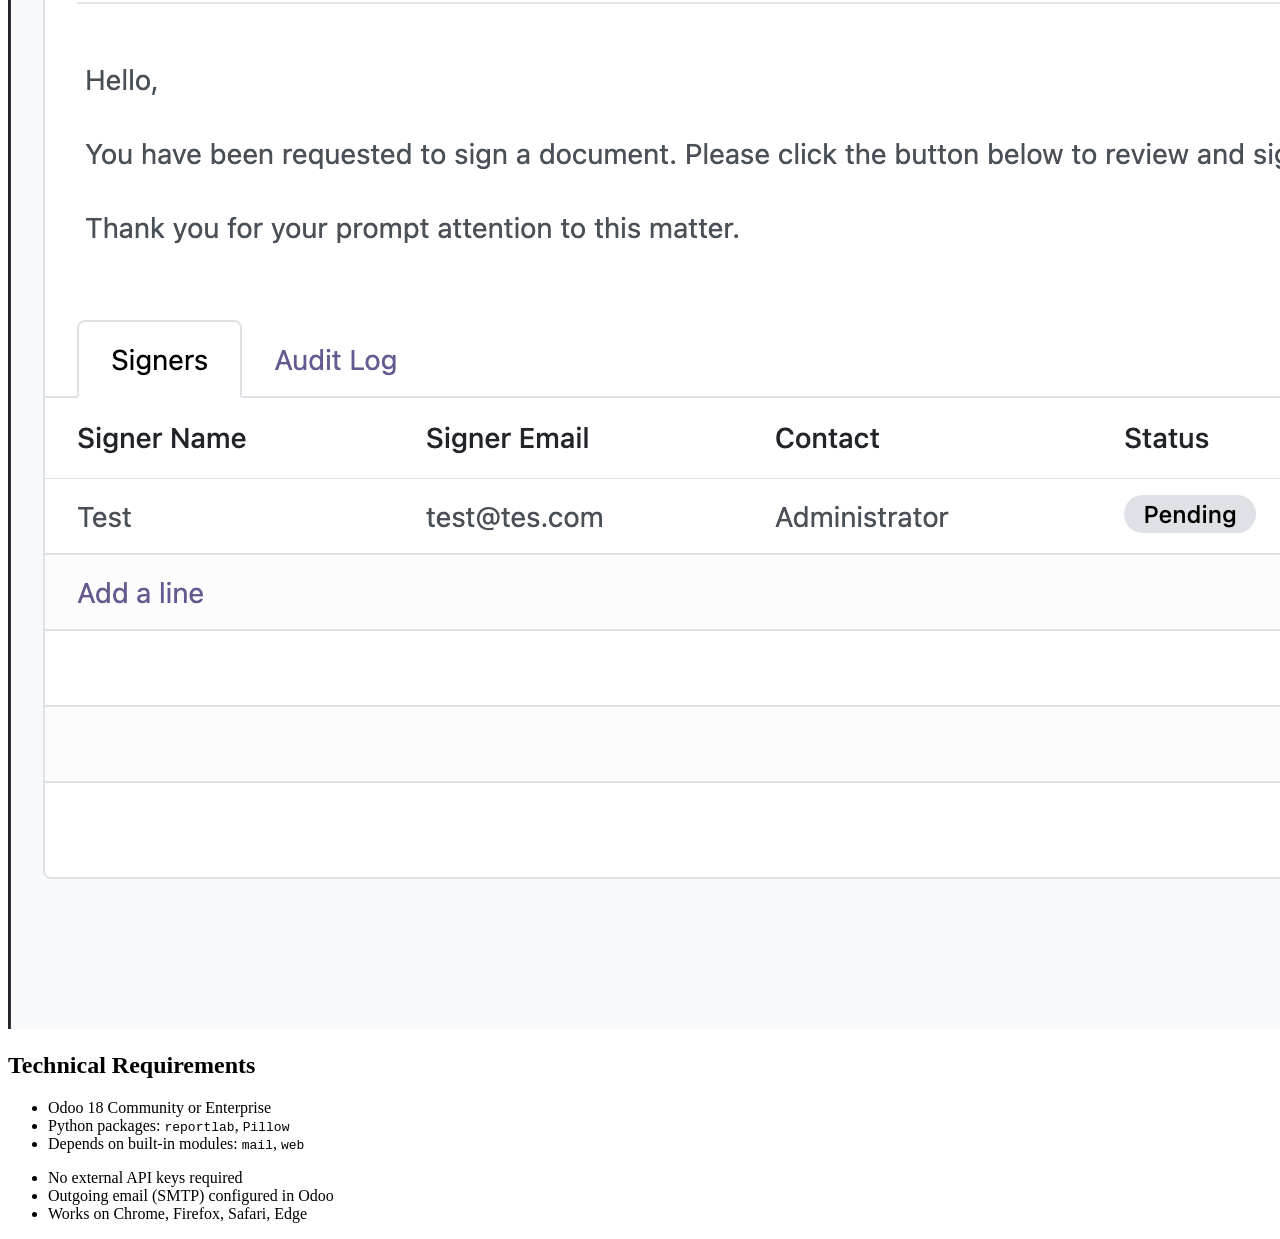
<file: easy_sign/static/description/index.html>
<!DOCTYPE html>
<html>
<head>
    <meta charset="utf-8"/>
</head>
<body>

<!-- HERO -->
<section class="oe_container oe_dark">
    <div class="oe_row oe_spaced">
        <h2 class="oe_slogan">Easy Sign — Electronic Signature</h2>
        <h3 class="oe_slogan" style="font-size:16px;">
            The complete self-hosted e-signature solution for Odoo 18.<br/>
        </h3>
<!--        <div style="text-align:center;margin-top:16px;">-->
<!--            <span style="margin:4px;display:inline-block;padding:6px 16px;border-radius:20px;background:#28a745;color:#fff;font-size:13px;font-weight:600;">&#10003; No External API</span>-->
<!--            <span style="margin:4px;display:inline-block;padding:6px 16px;border-radius:20px;background:#007bff;color:#fff;font-size:13px;font-weight:600;">&#128274; Self-Hosted</span>-->
<!--            <span style="margin:4px;display:inline-block;padding:6px 16px;border-radius:20px;background:#6f42c1;color:#fff;font-size:13px;font-weight:600;">&#127760; Arabic &amp; English</span>-->
<!--            <span style="margin:4px;display:inline-block;padding:6px 16px;border-radius:20px;background:#fd7e14;color:#fff;font-size:13px;font-weight:600;">&#128241; Mobile Ready</span>-->
<!--        </div>-->
    </div>
</section>


<!-- INTRO SCREENSHOT -->
<section class="oe_container">
    <div class="oe_row oe_spaced">
        <div class="oe_span6">
            <div class="oe_demo oe_picture oe_screenshot">
                <img src="screenshots/1_new_request.png" alt="New Signature Request"/>
            </div>
        </div>
        <div class="oe_span6">
            <h3>Send Documents for Signing Directly from Odoo</h3>
            <p>
                Upload any PDF, add signers by name and email, and send signing invitations in one click.
                Signers receive a unique link by email and can sign from any device — no Odoo account needed.
            </p>
            <p>
                When all parties have signed, Easy Sign automatically embeds every signature into the original PDF
                and stores the final document in Odoo.
            </p>
            <ul>
                <li>Upload PDF documents and define signers</li>
                <li>Automatic email invitations with secure unique links</li>
                <li>Draw signatures on canvas (mouse &amp; touch)</li>
                <li>Signatures embedded directly into the PDF</li>
                <li>Full audit trail: IP, timestamp, signer details</li>
                <li>Expiry dates &amp; decline with reason</li>
            </ul>
        </div>
    </div>
</section>


<!-- NO EXTERNAL API -->
<section class="oe_container oe_dark">
    <div class="oe_row oe_spaced">
        <h2 class="oe_slogan">100% Self-Hosted — Your Documents Stay on Your Server</h2>
        <h3 class="oe_slogan" style="font-size:15px;">
            Unlike modules that depend on DocuSign, HelloSign, or iLoveSign,<br/>
            Easy Sign works entirely inside Odoo. No API keys. No monthly fees. No data leaving your server.
        </h3>
    </div>
</section>


<!-- EMAIL INVITATION -->
<section class="oe_container">
    <div class="oe_row oe_spaced">
        <h2 class="oe_slogan">Professional Email Invitation</h2>
        <h3 class="oe_slogan" style="font-size:15px;">
            Each signer receives a branded email with a unique, secure signing link — generated automatically by Odoo
        </h3>
    </div>
    <div class="oe_row oe_spaced">
        <div class="oe_demo oe_picture oe_screenshot">
            <img src="screenshots/email.png" alt="Email Invitation"/>
        </div>
    </div>
</section>


<!-- SIGNING PAGE -->
<section class="oe_container">
    <div class="oe_row oe_spaced">
        <h2 class="oe_slogan">Public Signing Page</h2>
        <h3 class="oe_slogan" style="font-size:15px;">
            PDF document on the left, signature canvas on the right — with Arabic / English language toggle
        </h3>
    </div>
    <div class="oe_row oe_spaced">
        <div class="oe_demo oe_picture oe_screenshot">
            <img src="screenshots/3_signing_page.png" alt="Signing Page"/>
        </div>
    </div>
</section>


<!-- SIGNED RESULT -->
<section class="oe_container">
    <div class="oe_row oe_spaced">
        <div class="oe_span6">
            <div class="oe_demo oe_picture oe_screenshot">
                <img src="screenshots/4_success_page.png" alt="Success Page"/>
            </div>
        </div>
        <div class="oe_span6">
            <div class="oe_demo oe_picture oe_screenshot">
                <img src="screenshots/5_fully_signed.png" alt="Fully Signed"/>
            </div>
        </div>
    </div>
</section>


<!-- SIGNED PDF -->
<section class="oe_container">
    <div class="oe_row oe_spaced">
        <h2 class="oe_slogan">Signature Embedded into the PDF</h2>
        <h3 class="oe_slogan" style="font-size:15px;">
            The signed PDF is saved in Odoo and available for download — with signer name and timestamp
        </h3>
    </div>
    <div class="oe_row oe_spaced">
        <div class="oe_demo oe_picture oe_screenshot">
            <img src="screenshots/6_signed_pdf.png" alt="Signed PDF"/>
        </div>
    </div>
</section>


<!-- HOW IT WORKS -->
<section class="oe_container oe_dark">
    <div class="oe_row oe_spaced">
        <h2 class="oe_slogan">How It Works in 4 Steps</h2>
    </div>
    <div class="oe_row oe_spaced">
        <div class="oe_span6">
            <h4>1. Upload &amp; Configure</h4>
            <p>Upload your PDF, add signer names and emails, set an optional expiry date and invitation message.</p>
        </div>
        <div class="oe_span6">
            <h4>2. Send Invitations</h4>
            <p>Click Send — each signer receives a branded email with their own secure, unique signing link.</p>
        </div>
    </div>
    <div class="oe_row oe_spaced">
        <div class="oe_span6">
            <h4>3. Sign in the Browser</h4>
            <p>Signer opens the link, views the full PDF, draws their signature on canvas, and clicks Sign.</p>
        </div>
        <div class="oe_span6">
            <h4>4. Signed PDF Ready</h4>
            <p>Signature is embedded into the original PDF, saved in Odoo, and the requester is notified.</p>
        </div>
    </div>
</section>


<!-- FEATURES GRID -->
<section class="oe_container">
    <div class="oe_row oe_spaced">
        <h2 class="oe_slogan">Features</h2>
    </div>
    <div class="oe_row oe_spaced">
        <div class="oe_span6">
            <h4>&#128196; PDF Document Upload</h4>
            <p>Upload any PDF and add one or multiple signers. Set expiry dates and custom invitation messages.</p>
        </div>
        <div class="oe_span6">
            <h4>&#128231; Automatic Email Invitations</h4>
            <p>Each signer receives a beautiful email with a unique, secure signing link. No Odoo account needed.</p>
        </div>
    </div>
    <div class="oe_row oe_spaced">
        <div class="oe_span6">
            <h4>&#9997; Canvas Signature Drawing</h4>
            <p>Signers draw their signature using mouse or finger touch on any device — desktop, tablet, or mobile.</p>
        </div>
        <div class="oe_span6">
            <h4>&#128203; Signed PDF Generation</h4>
            <p>After all parties sign, signatures are automatically embedded into the original PDF and saved in Odoo.</p>
        </div>
    </div>
    <div class="oe_row oe_spaced">
        <div class="oe_span6">
            <h4>&#128269; Full Audit Trail</h4>
            <p>Every action — viewed, signed, declined — is logged with IP address, timestamp, and signer details.</p>
        </div>
        <div class="oe_span6">
            <h4>&#127760; Arabic &amp; English — RTL Support</h4>
            <p>The signing page switches instantly between Arabic (RTL) and English with a single click. Cairo font included.</p>
        </div>
    </div>
    <div class="oe_row oe_spaced">
        <div class="oe_span6">
            <h4>&#128197; Expiry Dates</h4>
            <p>Set expiry dates on signing requests. Expired links are automatically invalidated.</p>
        </div>
        <div class="oe_span6">
            <h4>&#10060; Decline with Reason</h4>
            <p>Signers can decline with a written reason. The requester is notified and the audit trail updated.</p>
        </div>
    </div>
</section>


<!-- REQUEST LIST SCREENSHOT -->
<section class="oe_container">
    <div class="oe_row oe_spaced">
        <h2 class="oe_slogan">Manage All Signing Requests from One Place</h2>
    </div>
    <div class="oe_row oe_spaced">
        <div class="oe_demo oe_picture oe_screenshot">
            <img src="screenshots/2_request_with_signer.png" alt="Manage Requests"/>
        </div>
    </div>
</section>


<!-- TECHNICAL REQUIREMENTS -->
<section class="oe_container oe_dark">
    <div class="oe_row oe_spaced">
        <h2 class="oe_slogan">Technical Requirements</h2>
    </div>
    <div class="oe_row oe_spaced">
        <div class="oe_span6">
            <ul>
                <li>Odoo 18 Community or Enterprise</li>
                <li>Python packages: <code>reportlab</code>, <code>Pillow</code></li>
                <li>Depends on built-in modules: <code>mail</code>, <code>web</code></li>
            </ul>
        </div>
        <div class="oe_span6">
            <ul>
                <li>No external API keys required</li>
                <li>Outgoing email (SMTP) configured in Odoo</li>
                <li>Works on Chrome, Firefox, Safari, Edge</li>
            </ul>
        </div>
    </div>
</section>

</body>
</html>
</file>
